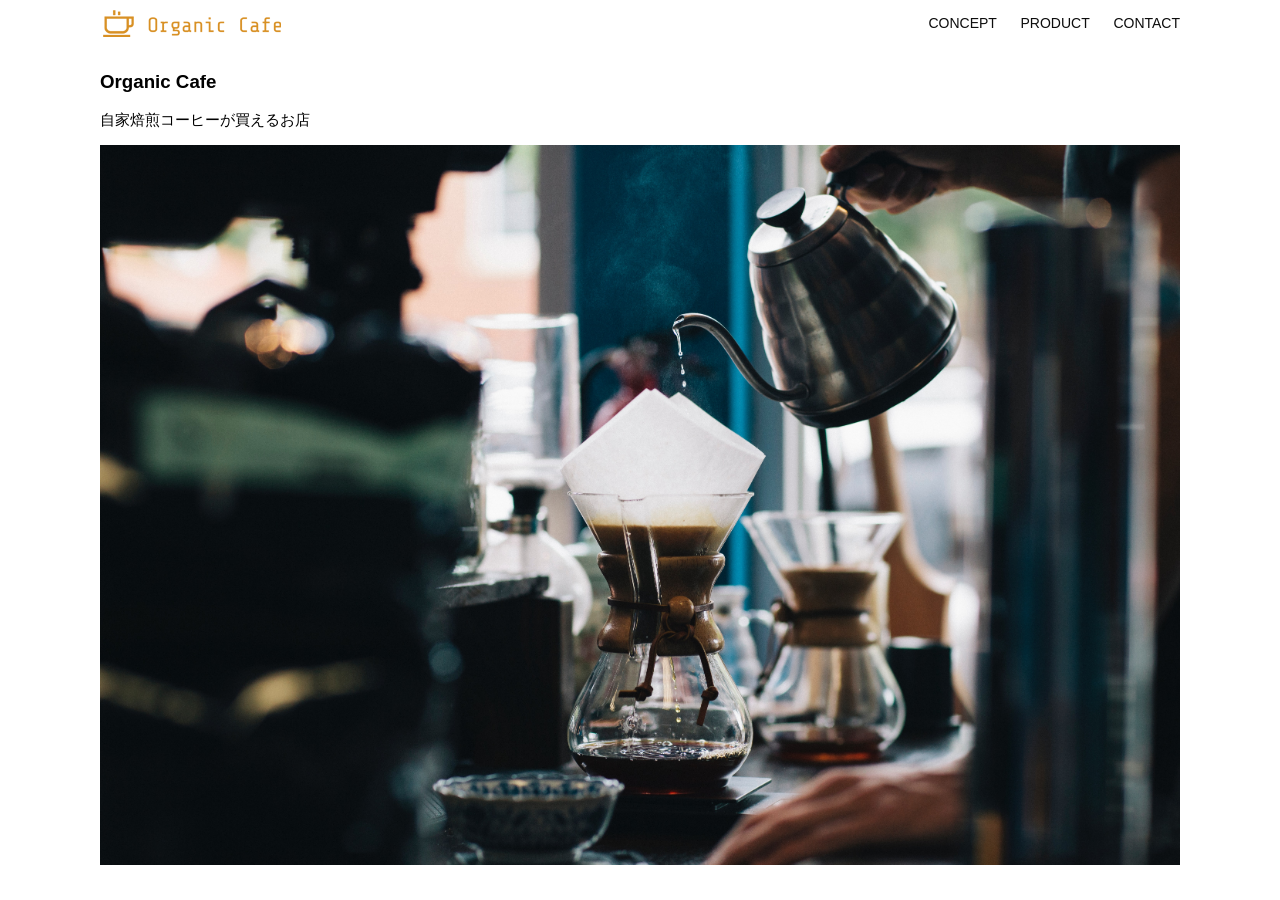
<file: html-css-kadai_013/index.html>
<!DOCTYPE html>
<html>
  <head>
    <title>Organic Cafe</title>
    <meta charset="UTF-8" />
    <meta name="description" content="自家焙煎のコーヒーがお家で楽しめるOrganic Cafe"/>
    <meta name="viewport" content="width=device-width, initial-scale=1.0" />
    <link rel="stylesheet" href="style.css" />
  </head>
  <body>
    <!-- ヘッダー -->
    <header>
      <!-- ロゴ -->
      <a href="index.html" id="logo"><img src="images/logo.png" alt="トップページに戻る"/></a>

      <!-- PC用ナビゲーション -->
      <nav id="nav-pc">
        <a href="index.html#concept">CONCEPT</a>
        <a href="index.html#product">PRODUCT</a>
        <a href="index.html#contact">CONTACT</a>
      </nav>

      <!-- スマートフォン向けハンバーガーメニュー -->
      <img id="menu-sp" src="images/button-menu.png" alt="ナビゲーションを開く" onclick="document.getElementById('nav-sp').style.display = 'block'">

      <!-- SP向けナビゲーション -->
      <nav id="nav-sp">
        <ul>
          <li>
            <img id="close" src="images/button-close.png" alt="ナビゲーションを閉じる" onclick="document.getElementById('nav-sp').style.display = 'none'">
          </li>
          <li>
            <a id="logo-sp" href="index.html" onclick="document.getElementById(nav-sp).style.display = 'none'">
              <img src="images/logo-sp.png" alt="トップページに戻る">
            </a>
          </li>
          <li>
            <a class="menu" href="index.html#concept" onclick="document.getElementById(nav-sp).style.display = 'none'">CONCEPT</a>
          </li>
          <li>
            <a class="menu" href="index.html#product" onclick="document.getElementById(nav-sp).style.display = 'none'">PRODUCT</a>
          </li>
          <li>
            <a class="menu" href="index.html#contact" onclick="document.getElementById(nav-sp).style.display = 'none'">CONTACT</a>
          </li>
        </ul>
      </nav>
    </header>

    <main>
      <article>
        <!-- メインビジュアル -->
        <section id="main-visual">
          <div id="main-message">
            <h1>Organic Cafe</h1>
            <p>自家焙煎コーヒーが買えるお店</p>
          </div>
          <img src="images/main-image.jpg" alt="コーヒーをハンドドリップで淹れる画像"/>
        </section>
      </article>
    </main>
  </body>
</html>
</file>
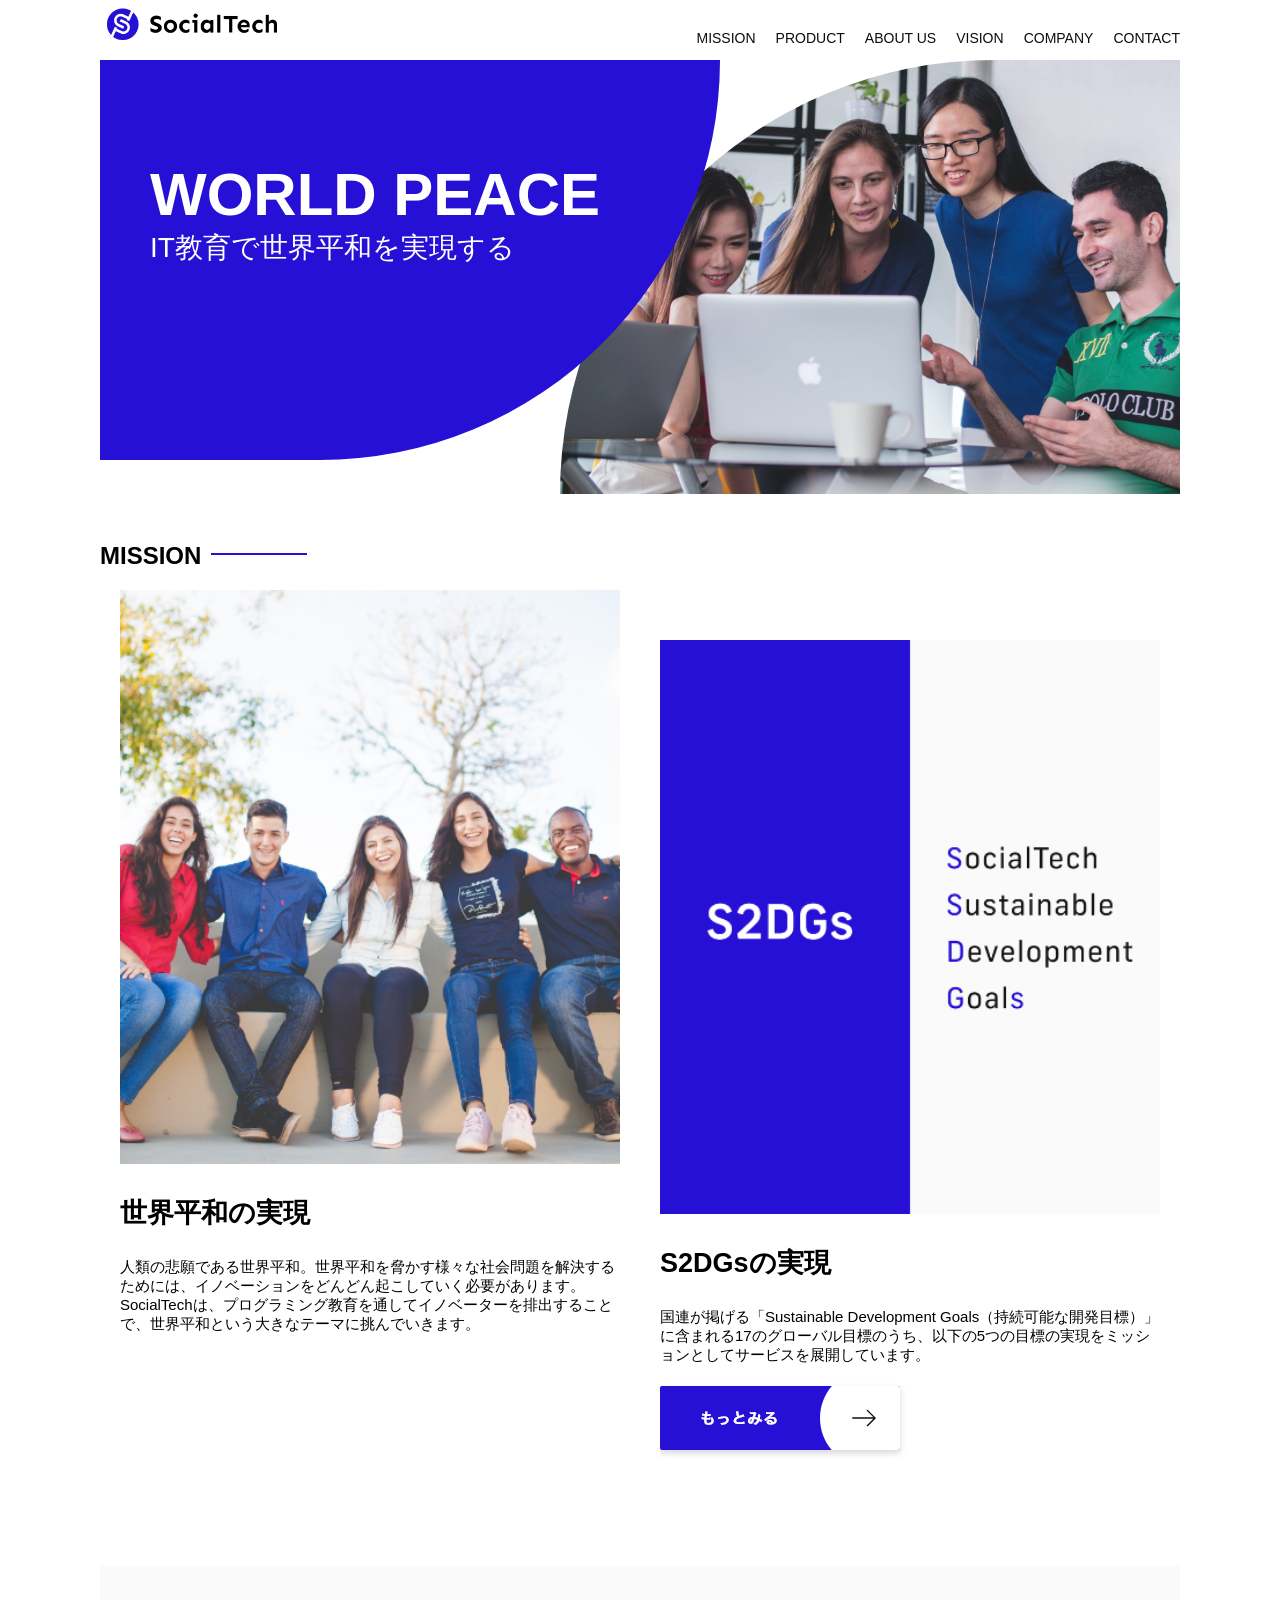
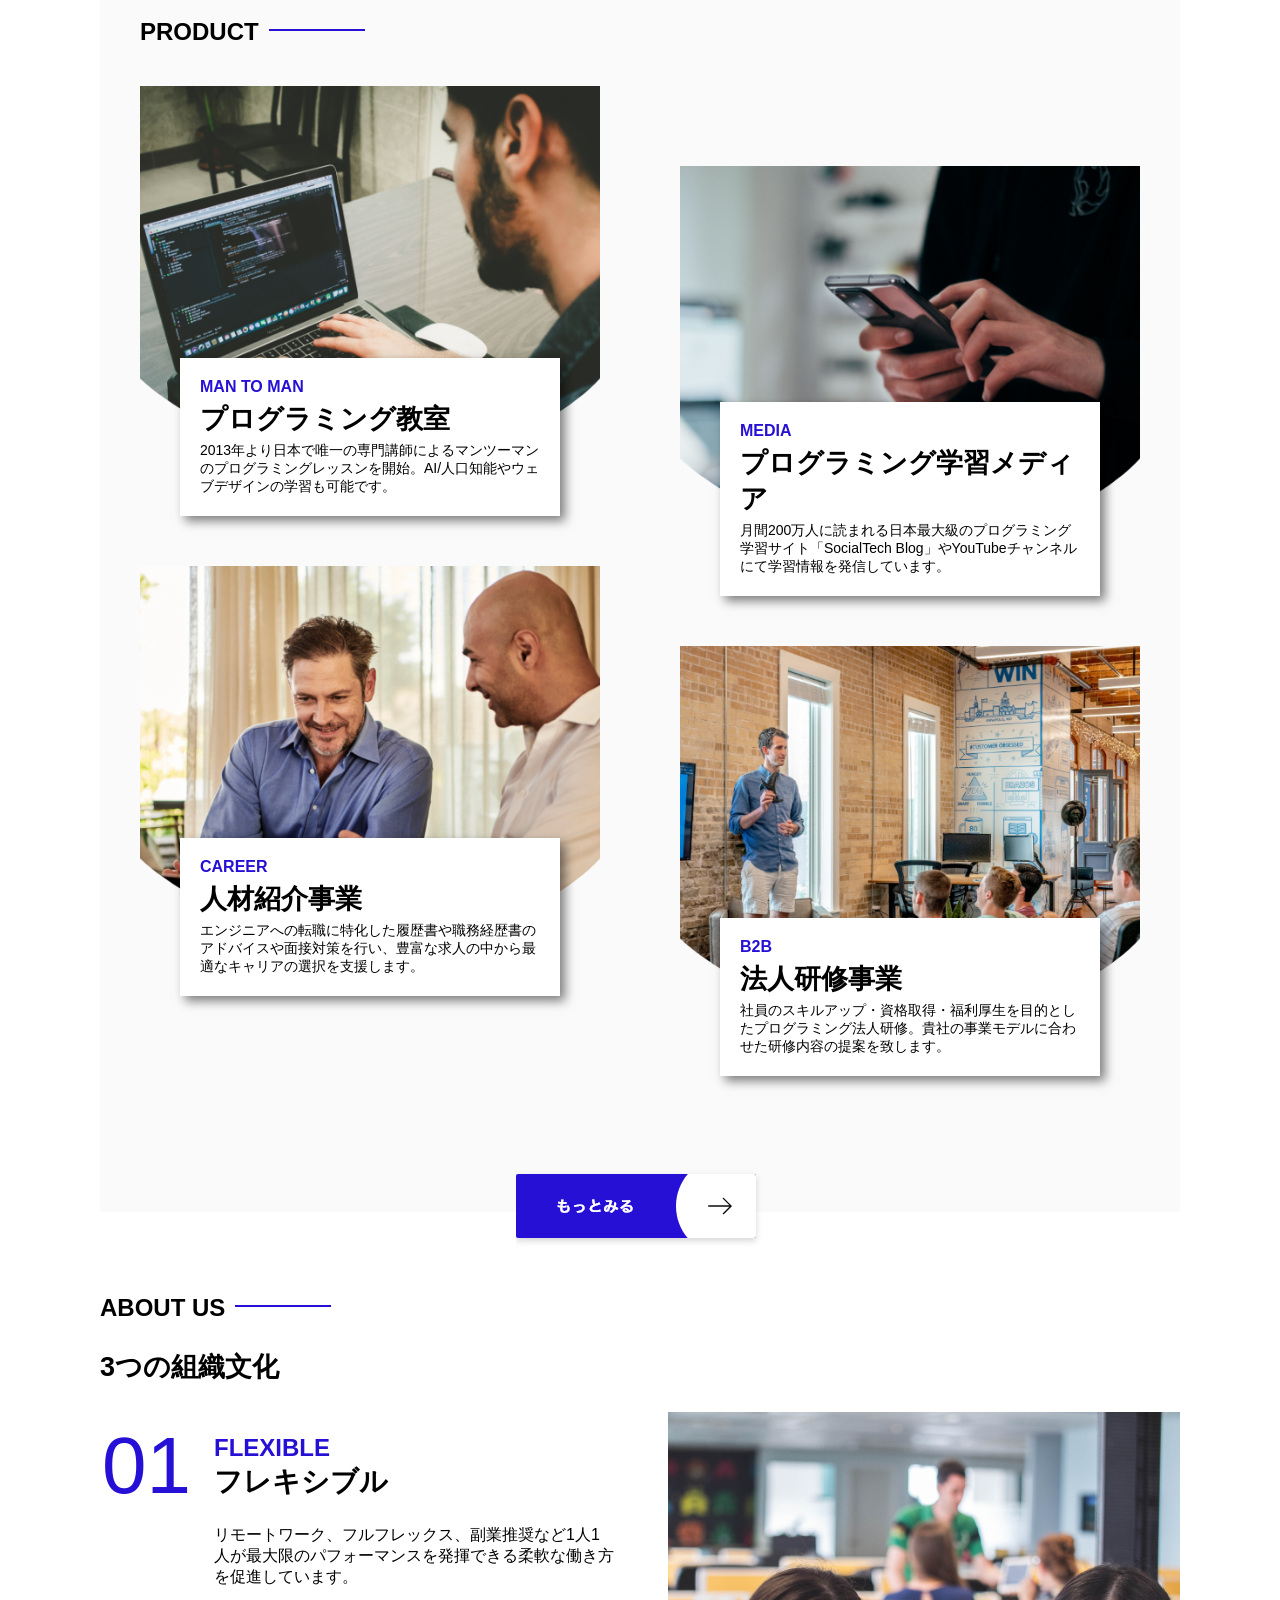
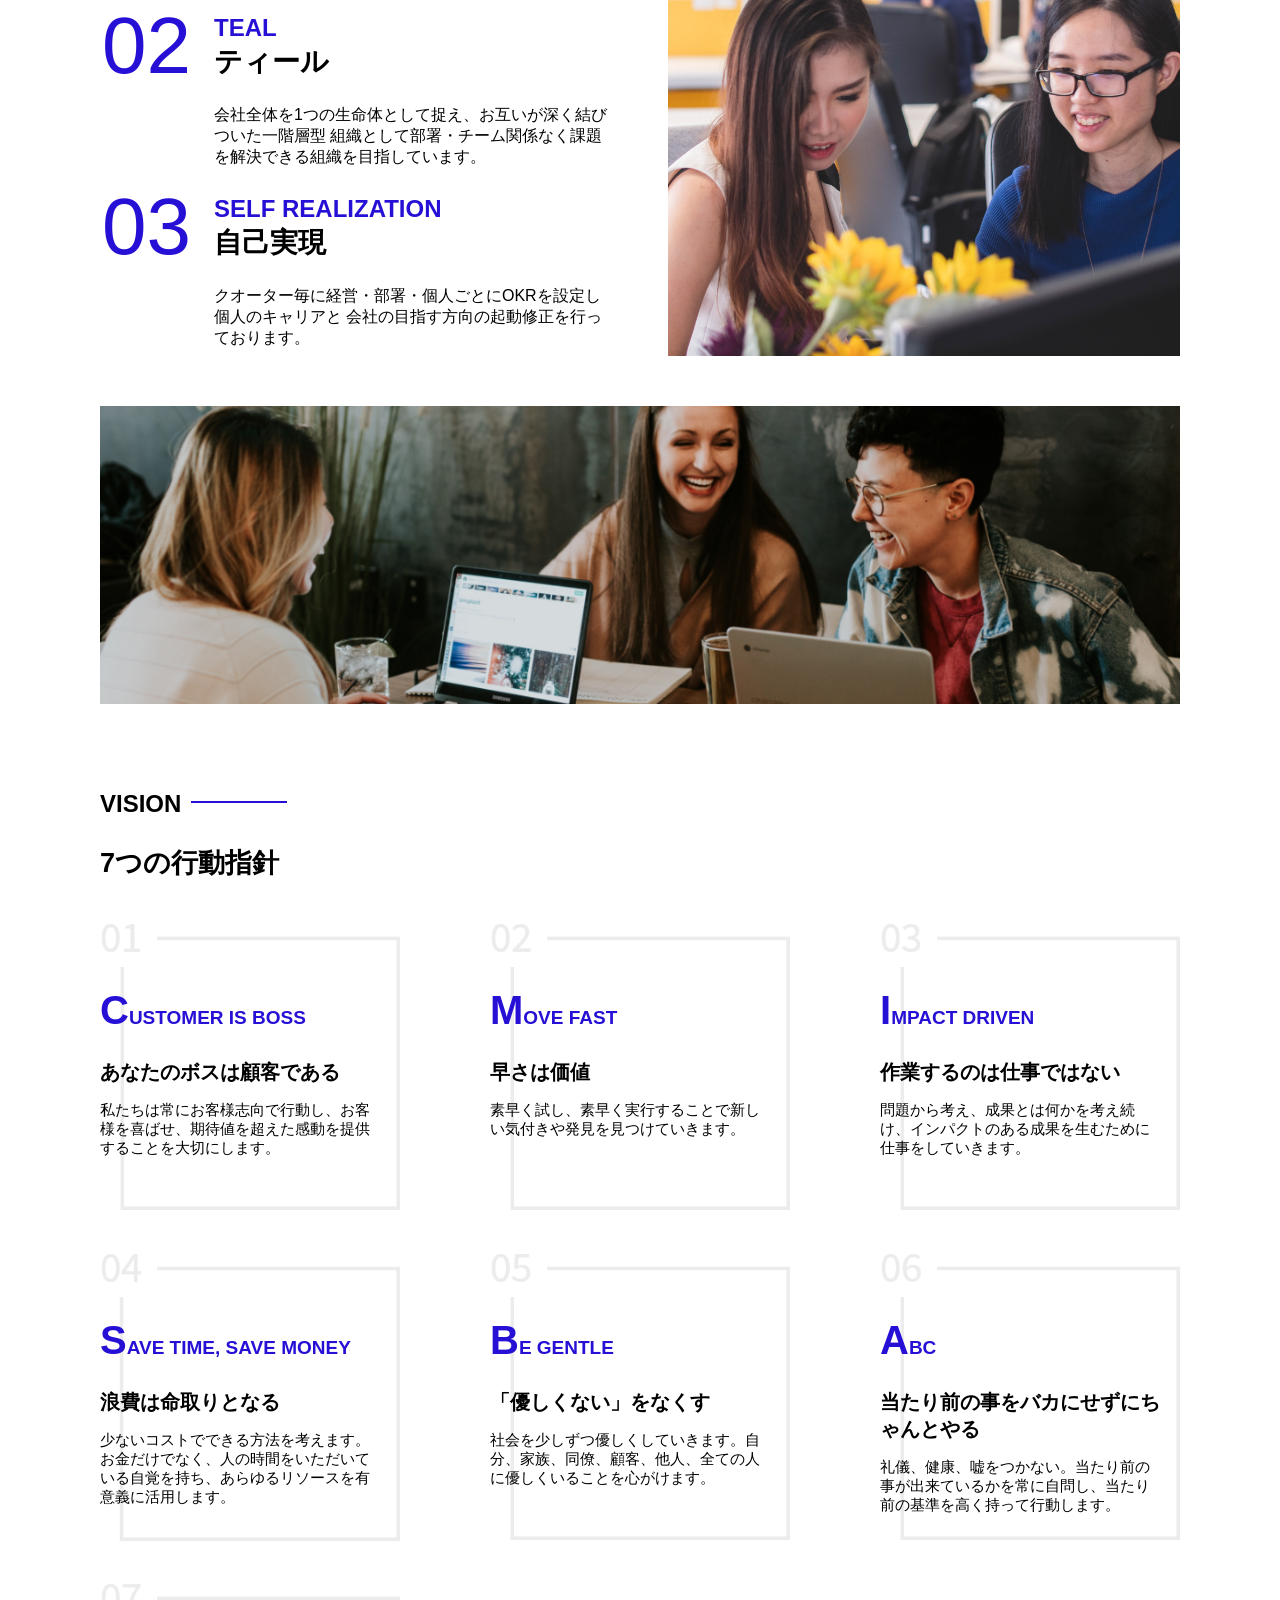
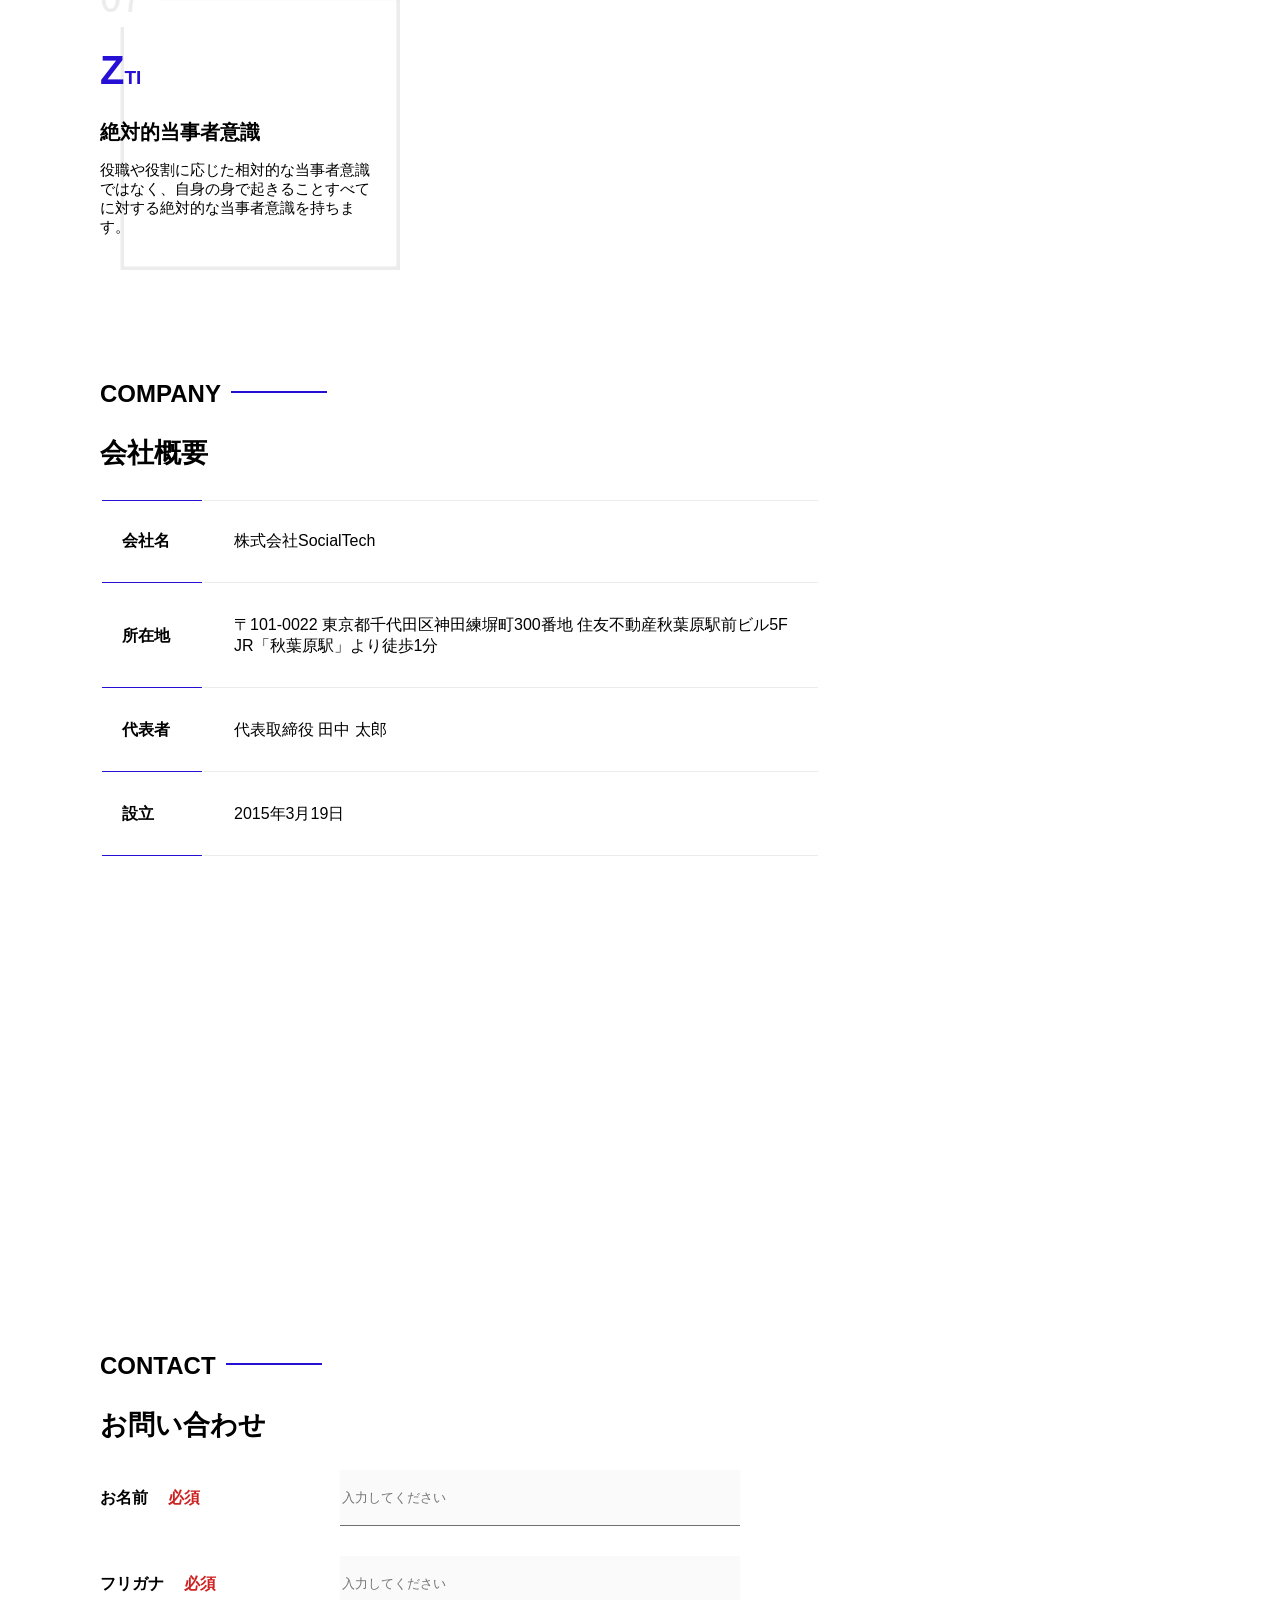
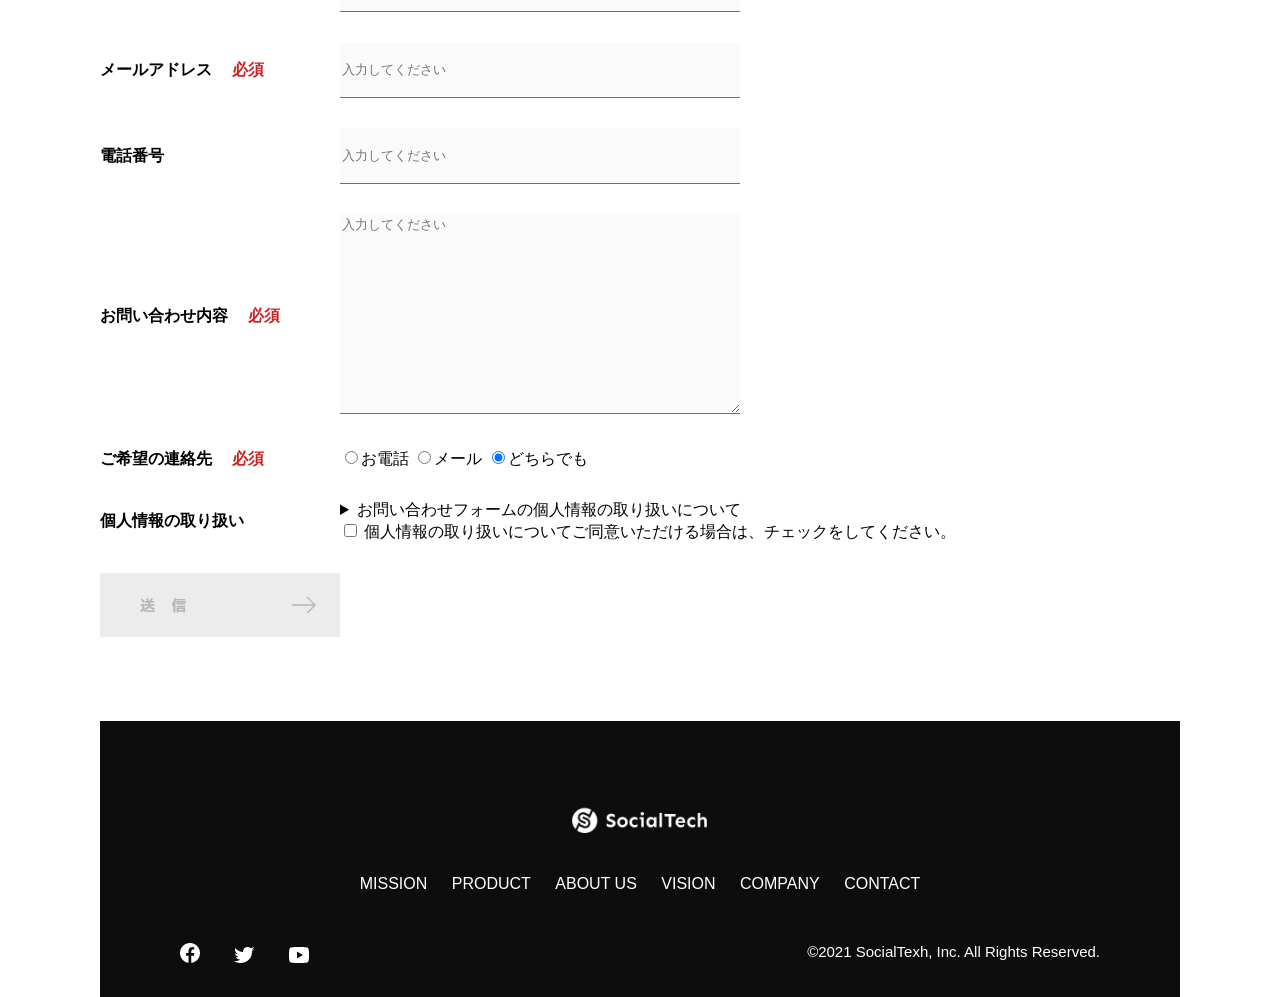
<file: kadai_tutorial_output/index.html>
<!DOCTYPE html>
<html>

<head>
  <title>Social Tech</title>
  <meta charset="UTF-8">
  <meta name="description" content="SocialTechはEdTech業界のリーディングカンパニーを目指します。">
  <meta name="viewport" content="width=device-width, initial-scale=1.0">
  <link rel="stylesheet" href="style.css">
</head>

<body>
  <!-- ヘッダー -->
  <header>
    <!-- ロゴ -->
    <a href="index.html" id="logo">
      <img src="images/logo.png" alt="トップページに戻る" </a>

      <!-- PC用ナビゲーション -->
      <nav id="nav-pc">
        <ul>
          <li><a href="mission.html">MISSION</a></li>
          <li><a href="product.html">PRODUCT</a></li>
          <li><a href="index.html#aboutus">ABOUT US</a></li>
          <li><a href="index.html#vision">VISION</a></li>
          <li><a href="index.html#company">COMPANY</a></li>
          <li><a href="index.html#contact">CONTACT</a></li>
        </ul>
      </nav>
        <!-- スマホ用メニューボタン -->
        <button id="menu-sp" onclick="document.getElementById('nav-sp').style.display = 'block'">
          <img src="images/button-menu.png" alt="ナビゲーションを開く">
        </button>
        <!-- スマホ用ナビゲーション -->
        <div id="nav-sp">
          <button id="close" onclick="document.getElementById('nav-sp').style.display = 'none'">
            <img src="images/button-close.png" alt="ナビゲーションを閉じる">
          </button>

          <nav>
            <ul>
              <li>
                <a id="logo-sp" href="index.html" onclick="document.getElementById('nav-sp').style.display = 'none'"><img src="images/logo-sp.png" alt="トップページに戻る"></a>
              </li>
              <li><a class="menu" href="mission.html" onclick="document.getElementById('nav-sp').style.display = 'none'">MISSION</a></li>
              <li><a class="menu" href="product.html" onclick="document.getElementById('nav-sp').style.display = 'none'">PRODUCT</a></li>
              <li><a class="menu" href="index.html#aboutus" onclick="document.getElementById('nav-sp').style.display = 'none'">ABOUT US</a></li>
              <li><a class="menu" href="index.html#vision" onclick="document.getElementById('nav-sp').style.display = 'none'">VISION</a></li>
              <li><a class="menu" href="index.html#company" onclick="document.getElementById('nav-sp').style.display = 'none'">COMPANY</a></li>
              <li><a class="menu" href="index.html#contact" onclick="document.getElementById('nav-sp').style.display = 'none'">CONTACT</a></li>
            </ul>
          </nav>
          <div id="sns">
            <a href="https://www.facebook.com/sejuku2013">
              <img src="images/button-facebook.png" alt="Facebookのリンク">
            </a>
            <a href="https://twitter.com/samuraijuku">
              <img src="images/button-twitter.png" alt="Twitterのリンク">
            </a>
            <a href="https://www.youtube.com/channel/UCCFOQO5aDK0xXam4cUQXT8g">
              <img src="images/button-youtube.png" alt="Youtubeのリンク">
            </a>
          </div>
        </div>
  </header>
  <main>
    <article>
      <!-- メインビジュアル -->
      <section id="main-visual">
        <div id="main-message">
          <h1>WORLD PEACE</h1>
          <p>IT教育で世界平和を実現する</p>
        </div>
        <img src="images/index/index-main.png" alt="PCの周りに集まる多国籍の仲間たち">
      </section>
      <!-- ミッション -->
      <section id="mission">
        <h2 class="index-h2">MISSION</h2>
        <div id="mission-flex">
          <div>
            <img id="mission-photo" src="images/index/index-mission.png" alt="屋外のベンチで写真を撮影する多国籍の仲間たち">
            <h3>世界平和の実現</h3>
            <p>
              人類の悲願である世界平和。世界平和を脅かす様々な社会問題を解決するためには、イノベーションをどんどん起こしていく必要があります。SocialTechは、プログラミング教育を通してイノベーターを排出することで、世界平和という大きなテーマに挑んでいきます。
            </p>
          </div>
          <div>
            <img id="s2dgs" src="images/index/s2dgs.png" alt="S2DGs">
            <h3>S2DGsの実現</h3>
            <p>国連が掲げる「Sustainable Development Goals（持続可能な開発目標）」に含まれる17のグローバル目標のうち、以下の5つの目標の実現をミッションとしてサービスを展開しています。</p>
            <a href="mission.html">
              <img src="images/button-more.png" alt="もっとみる">
            </a>
          </div>
        </div>
      </section>
      <!-- プロダクト -->
      <section id="product">
        <h2 class="index-h2">PRODUCT</h2>
        <div class="product-flex">
          <div id="product-left">
            <div>
              <img class="product-photo" src="images/index/index-mantoman.png" alt="PCでコードを書く男性">
              <div class="product-explain">
                <span>MAN TO MAN</span>
                <h3>プログラミング教室</h3>
                <p>2013年より日本で唯一の専門講師によるマンツーマンのプログラミングレッスンを開始。AI/人口知能やウェブデザインの学習も可能です。</p>
              </div>
            </div>
            <div>
              <img class="product-photo" src="images/index/index-career.png" alt="笑顔で話し合う2人の男性">
              <div class="product-explain">
                <span>CAREER</span>
                <h3>人材紹介事業</h3>
                <p>エンジニアへの転職に特化した履歴書や職務経歴書のアドバイスや面接対策を行い、豊富な求人の中から最適なキャリアの選択を支援します。</p>
              </div>
            </div>
          </div>
          <div id="product-right">
            <div>
              <img class="product-photo" src="images/index/index-media.png" alt="スマートフォンを操作する人">
              <div class="product-explain">
                <span>MEDIA</span>
                <h3>プログラミング学習メディア</h3>
                <p>月間200万人に読まれる日本最大級のプログラミング学習サイト「SocialTech Blog」やYouTubeチャンネルにて学習情報を発信しています。</p>
              </div>
            </div>
            <div>
              <img class="product-photo" src="images/index/index-b2b.png" alt="講演中の男性とそれを聴く人々">
              <div class="product-explain">
                <span>B2B</span>
                <h3>法人研修事業</h3>
                <p>社員のスキルアップ・資格取得・福利厚生を目的としたプログラミング法人研修。貴社の事業モデルに合わせた研修内容の提案を致します。</p>
              </div>
            </div>
          </div>
        </div>
        <div id="product-more">
          <a href="product.html">
            <img src="images/button-more.png" alt="もっとみる">
          </a>
        </div>
      </section>
      <!-- ABOUT US -->
      <section id="aboutus">
        <h2 class="index-h2">ABOUT US</h2>
        <h3>3つの組織文化</h3>
        <div>
          <table class="culture-table">
            <tr>
              <td class="culture-num">01</td>
              <th><span class="culture-en">FLEXIBLE</span><br>フレキシブル</th>
            </tr>
            <tr>
              <td>
                <!-- 空のセル -->
              </td>
              <td class="culture-description">リモートワーク、フルフレックス、副業推奨など1人1人が最大限のパフォーマンスを発揮できる柔軟な働き方を促進しています。</td>
            </tr>
            <tr>
              <td class="culture-num">02</td>
              <th><span class="culture-en">TEAL</span><br>ティール</th> </th>
            </tr>
            <tr>
              <td>
                <!-- 空のセル -->
              </td>
              <td class="culture-description">会社全体を1つの生命体として捉え、お互いが深く結びついた一階層型 組織として部署・チーム関係なく課題を解決できる組織を目指しています。</td>
            </tr>
            <tr>
              <td class="culture-num">03</td>
              <th><span class="culture-en">SELF REALIZATION</span><br>自己実現</th>
            </tr>
            <tr>
              <td>
                <!-- 空のセル -->
              </td>
              <td class="culture-description">クオーター毎に経営・部署・個人ごとにOKRを設定し個人のキャリアと 会社の目指す方向の起動修正を行っております。</td>
            </tr>
          </table>
          <img class="culture-img" src="images/index/index-aboutus1.png" alt="笑顔で話し合う2人の女性">
        </div>
        <img class="culture-img2" src="images/index/index-aboutus2.png" alt="笑顔で話し合う3人の女性">
      </section>
      <!-- VISION -->
       <section id="vision">
        <h2 class="index-h2">VISION</h2>
        <h3>7つの行動指針</h3>
        <div>
          <div class="vision-box">
            <img src="images/index/vision-01.png" alt="01">
            <div>
              <h4>CUSTOMER IS BOSS</h4>
              <h5>あなたのボスは顧客である</h5>
              <p>私たちは常にお客様志向で行動し、お客様を喜ばせ、期待値を超えた感動を提供することを大切にします。</p>
            </div>
          </div>
          <div class="vision-box">
            <img src="images/index/vision-02.png" alt="02">
            <div>
              <h4>MOVE FAST</h4>
              <h5>早さは価値</h5>
              <p>素早く試し、素早く実行することで新しい気付きや発見を見つけていきます。</p>
            </div>
          </div>
          <div class="vision-box">          
            <img src="images/index/vision-03.png" alt="03">
            <div>
              <h4>IMPACT DRIVEN</h4>
              <h5>作業するのは仕事ではない</h5>
              <p>問題から考え、成果とは何かを考え続け、インパクトのある成果を生むために仕事をしていきます。</p>
            </div>
          </div>
          <div class="vision-box">
            <img src="images/index/vision-04.png" alt="04">
            <div>
              <h4>SAVE TIME, SAVE MONEY</h4>
              <h5>浪費は命取りとなる</h5>
              <p>少ないコストでできる方法を考えます。お金だけでなく、人の時間をいただいている自覚を持ち、あらゆるリソースを有意義に活用します。</p>
            </div>
          </div>
          <div class="vision-box">
            <img src="images/index/vision-05.png" alt="05">
            <div>
              <h4>BE GENTLE</h4>
              <h5>「優しくない」をなくす</h5>
              <p>社会を少しずつ優しくしていきます。自分、家族、同僚、顧客、他人、全ての人に優しくいることを心がけます。</p>
            </div>
          </div>
          <div class="vision-box">
            <img src="images/index/vision-06.png" alt="06">
            <div>
              <h4>ABC</h4>
              <h5>当たり前の事をバカにせずにちゃんとやる</h5>
              <p>礼儀、健康、嘘をつかない。当たり前の事が出来ているかを常に自問し、当たり前の基準を高く持って行動します。</p>
            </div>
          </div>
          <div class="vision-box">
            <img src="images/index/vision-07.png" alt="07">
            <div>
              <h4>ZTI</h4>
              <h5>絶対的当事者意識</h5>
              <p>役職や役割に応じた相対的な当事者意識ではなく、自身の身で起きることすべてに対する絶対的な当事者意識を持ちます。</p>
            </div>
          </div>
        </div>
       </section>
       <!-- COMPANY -->
       <section id="company">
        <h2 class="index-h2">COMPANY</h2>
        <h3>会社概要</h3>
        <table id="company-table">
          <tr>
            <th class="tableheader tableheader-first">会社名</th>
            <td class="cell cell-first" >株式会社SocialTech</td>
          </tr>
          <tr>
            <th class="tableheader">所在地</th>
            <td class="cell">〒101-0022 東京都千代田区神田練塀町300番地 住友不動産秋葉原駅前ビル5F<br>JR「秋葉原駅」より徒歩1分</td>
          </tr>
          <tr>
            <th class="tableheader">代表者</th>
            <td class="cell">代表取締役 田中 太郎</td>
          </tr>
          <tr>
            <th class="tableheader">設立</th>
            <td class="cell">2015年3月19日</td>
          </tr>
        </table>
        <iframe src="https://www.google.com/maps/embed?pb=!1m18!1m12!1m3!1d3240.0688540195165!2d139.7746526!3d35.6999232!2m3!1f0!2f0!3f0!3m2!1i1024!2i768!4f13.1!3m3!1m2!1s0x60188fee13660e23%3A0x77137876edf742ac!2z5L2P5Y-L5LiN5YuV55Sj56eL6JGJ5Y6f6aeF5YmN44OT44Or!5e0!3m2!1sja!2sjp!4v1772354293354!5m2!1sja!2sjp" style="border:0;" allowfullscreen="" loading="lazy" referrerpolicy="no-referrer-when-downgrade"></iframe>
       </section>
       <!-- お問い合わせフォーム -->
       <section id="contact">
          <h2 class="index-h2">CONTACT</h2>
          <h3>お問い合わせ</h3>
          <form>
            <div>
              <div class="contact-heading">
                <label class="contact-label">お名前<span class="contact-span">必須</span></label>
              </div>
              <div>
                <input type="text" name="name" placeholder="入力してください" class="contact-textbox">
              </div>
            </div>
            <div>
              <div class="contact-heading">
                <div class="contact-label">フリガナ<span class="contact-span">必須</span></div>
              </div>
              <div>
                <input type="text" name="hurigana" placeholder="入力してください" class="contact-textbox">
              </div>
            </div>
            <div>
              <div class="contact-heading">
                <label class="contact-label">メールアドレス<span class="contact-span">必須</span></label>
              </div>
              <div>
                <input type="text" name="email" placeholder="入力してください" class="contact-textbox">
              </div>
            </div>
            <div>
              <div class="contact-heading">
                <label class="contact-label">電話番号</label>
              </div>
              <div>
                <input type="text" name="tel" placeholder="入力してください" class="contact-textbox">
              </div>
            </div>
            <div>
              <div class="contact-heading">
                <label class="contact-label">お問い合わせ内容<span class="contact-span">必須</span></label>
              </div>
              <div>
                <textarea class="contact-textarea" placeholder="入力してください" name="message"></textarea>
              </div>
            </div>
            <div>
              <div class="contact-heading">
                <label class="contact-label">ご希望の連絡先<span class="contact-span">必須</span></label>
              </div>
              <div>
                <input class="radiobutton" type="radio" value="tel" name="contact" checked><label>お電話</label>
                <input class="radiobutton" type="radio" value="mail" name="contact" checked><label>メール</label>
                <input class="radiobutton" type="radio" value="both" name="contact" checked><label>どちらでも</label>
              </div>
            </div>
              <div>
                <div class="contact-heading">
                  <label class="contact-label">個人情報の取り扱い</label>
                </div>
                <div>
                  <details>
                    <summary>お問い合わせフォームの個人情報の取り扱いについて</summary>
                    <div>
                      <dl>
                        <dt>1. 組織の名称又は氏名</dt>
                        <dd>株式会社SocialTech</dd>
                        <dt>2. 個人情報保護管理者（若しくはその代理人）の氏名又は職名、所属及び連絡先</dt>
                        <dd>
                          <p>鈴木 一郎 コーポレート部</p>
                          <p>メールアドレス：samurai@example.com</p>
                          <p>TEL：03-1234-5678</p>
                        </dd>
                        <dt>3. 個人情報の利用目的</dt>
                        <dd>
                          <ul>
                            <li>本サービス及び本サービスに関連する情報の提供又はそれらに関連する連絡のため</li>
                            <li>ユーザーの本人確認のため</li>
                            <li>当社サービスのご案内のため</li>
                            <li>当社の商品等の広告または宣伝（電子メールによるものを含むものとします。）</li>
                          </ul>
                        </dd>
                        <dt>4. 個人情報の取り扱い業務の委託</dt>
                        <dd>個人情報の取扱業務の全部または一部を外部に業務委託する場合があります。その際、弊社は、個人情報を適切にほごできる管理体制を敷き実行していることを条件として委託先を厳選したうえで、機密保持契約を委託先と締結し、お客様の個人情報を厳密に管理させます。</dd>
                        <dt>5. 個人情報の開示等の請求</dt>
                        <dd>
                          お客様は、弊社に対してご自身の個人情報の開示等（利用目的の通知、開示、内容の訂正・追加・削除・利用の停止または消去、第三者への提供の停止）に関して、当社問合わせ窓口に申し出ることができます。<br>
                          その際、弊社はお客様ご本人を確認させていただいたうえで、合理的な期間内にたい魚いたします。<br>
                          なお、個人情報に関する弊社問合わせ先は、次の通りです。
                        </dd>
                        <dd>
                          <p>株式会社SocialTech 個人情報問合わせ窓口</p>
                          <p>〒150-0043 東京都千代田区神田練塀町300番地 住友不動産秋葉原駅前ビル5F</p>
                          <p>メールアドレス：samurai@example.com TEL：03-1234-5678</p>
                        </dd>

                        <dt>6. 個人情報を提供されることの任意性について</dt>
                        <dd>お客様がご自身の個人情報を弊社に提供されるか否かは、お客様のご判断によりますが、もしご提供されない場合には、適切なサービスが提供できない場合がありますので予めご了承ください。</dd>
                      </dl>
                    </div>
                  </details>
                  <input type="checkbox" name="agree">
                  <span>個人情報の取り扱いについてご同意いただける場合は、チェックをしてください。</span>
                </div>
              </div>
                <input type="image" src="images/button-submit.png" alt="送信する"> 
          </form>
       </section>
    </article>
  </main>

    <footer>
      <div id="footer-logo">
        <img src="images/logo-sp.png" alt="SocialTech">
      </div>
      <div id="footer-link">
        <a href="mission.html">MISSION</a>
        <a href="product.html">PRODUCT</a>
        <a href="index.html#aboutus">ABOUT US</a>
        <a href="index.html#vision">VISION</a>
        <a href="index.html#company">COMPANY</a>
        <a href="index.html#contact">CONTACT</a>
      </div>
      <div id="sns-footer">
        <div class="sns-btns">
          <a href="https://www.facebook.com/sejuku2013"><img src="images/button-facebook.png" alt="Facebookのリンク"></a> 
          <a href="https://twitter.com/samuraijuku"><img src="images/button-twitter.png" alt="Twitterのリンク"></a> 
          <a href="https://www.youtube.com/channel/UCCFOQO5aDK0xXam4cUQXT8g"><img src="images/button-youtube.png" alt="Youtubeのリンク"></a> 
        </div>
        <p id="copyright">&copy;2021 SocialTexh, Inc. All Rights Reserved.</p>
      </div>
    </footer>
</body>

</html>
</file>
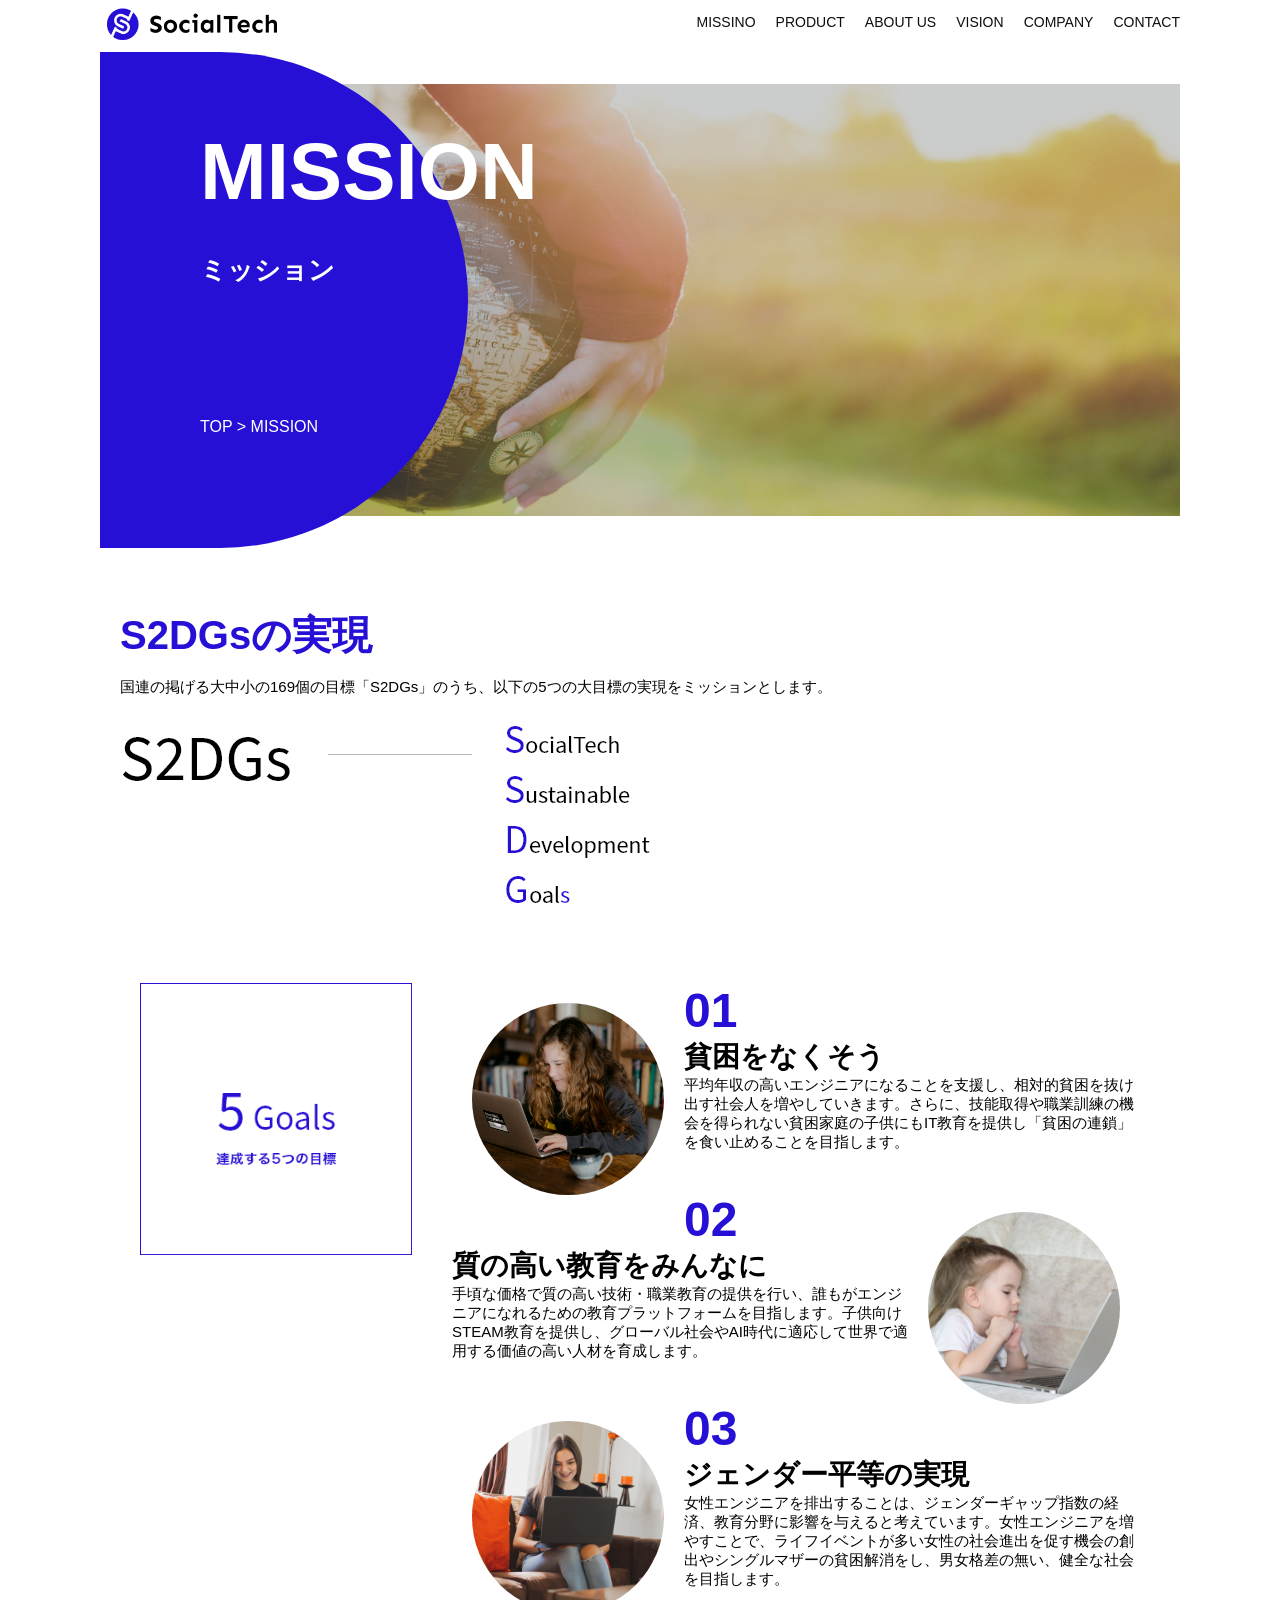
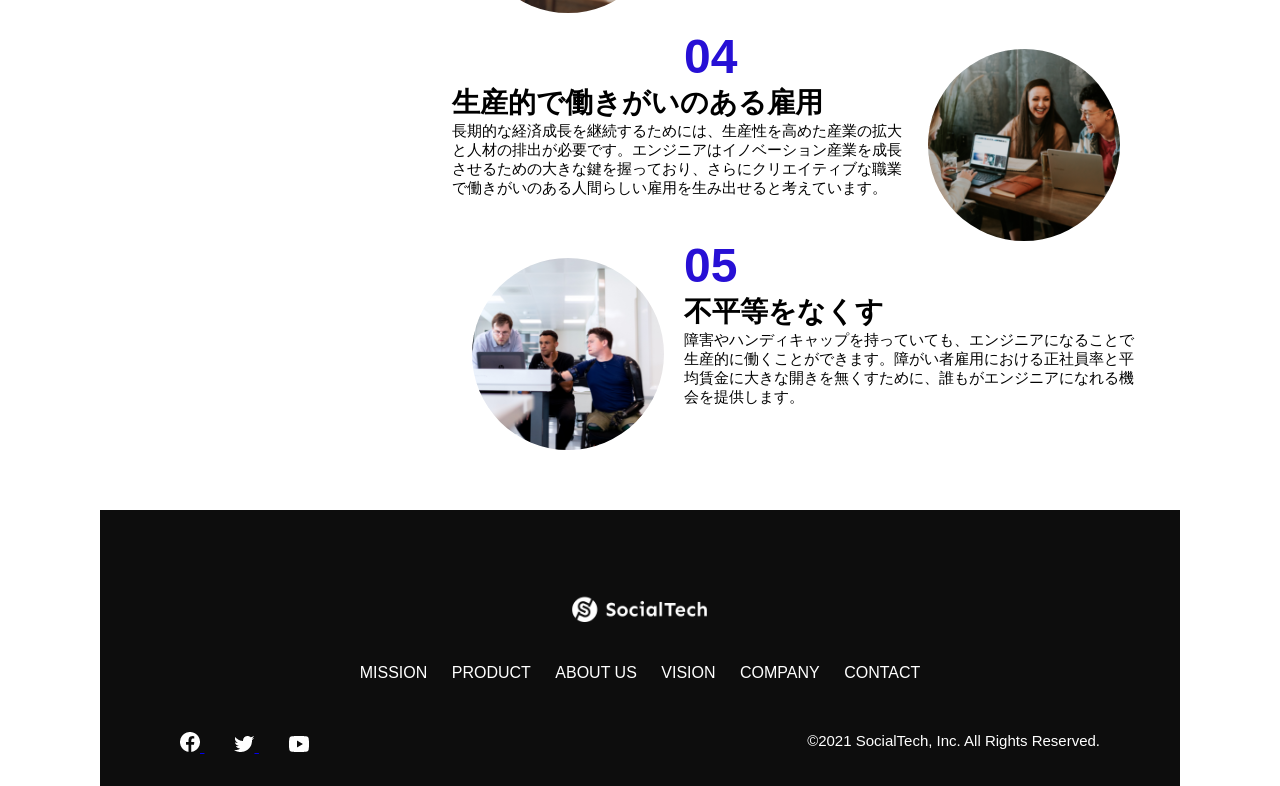
<file: kadai_tutorial_output/mission.html>
<!DOCTYPE html>
<html>
  <head>
    <title>SocialTech - MISSION ミッション -</title>
    <meta charset="utf-8">
    <meta name="description" content="SocialTechが目指す5つの目標（S2DGs）を紹介します">
    <meta name="viewport" content="width=device-width, initial-scale=1.0">
    <link rel="stylesheet" href="style.css">
  </head>

  <body>
    <!-- ヘッダー -->
    <header>
      <!-- ロゴ -->
      <a href="index.html" id="logo">
        <img src="images/logo.png" alt="トップページに戻る">
      </a>

      <!-- PC用ナビゲーション -->
      <nav id="nav-pc">
        <ul>
          <li><a href="mission.html">MISSINO</a></li>
          <li><a href="product.html">PRODUCT</a></li>
          <li><a href="index.html#aboutus">ABOUT US</a></li>
          <li><a href="index.html#vision">VISION</a></li>
          <li><a href="index.html#company">COMPANY</a></li>
          <li><a href="index.html#contact">CONTACT</a></li>
        </ul>
      </nav>

      <!-- スマホ用メニューボタン -->
      <button id="menu-sp" onclick="document.getElementById('nav-sp').style.display = 'block'">
        <img src="images/button-menu.png" alt="ナビゲーションを開く">
      </button>

      <!-- スマホ用ナビゲーション -->
      <div id="nav-sp">
        <button id="close" onclick="document.getElementById('nav-sp'),style.display = 'none'">
          <img src="images/button-close.png" alt="ナビゲーションを閉じる">
        </button>
        <nav>
          <ul>
            <li>
              <a id="logo-sp" href="index.html" onclick="document.getElementById('nav-sp').style.display = 'none'">
                <img src="images/logo-sp.png" alt="トップページに戻る">
              </a>
            </li>
            <li>
              <a class="menu" href="mission.html" onclick="document.getElementById('nav-sp').style.display='none'">MISSION</a>
            </li>
            <li>
              <a class="menu" href="product.html" onclick="document.getElementById('nav-sp').style.display='none'">PRODUCT</a>
            </li>
            <li>
              <a class="menu" href="index.html#aboutus" onclick="document.getElementById('nav-sp').style.display='none'">ABOUT US</a>
            </li>
            <li>
              <a class="menu" href="index.html#vision" onclick="document.getElementById('nav-sp').style.display='none'">VISION</a>
            </li>
            <li>
              <a class="menu" href="index.html#company" onclick="document.getElementById('nav-sp').style.display='none'">COMPANY</a>
            </li>
            <li>
              <a class="menu" href="index.html#contact" onclick="document.getElementById('nav-sp').style.display='none'">CONTACT</a>
            </li>
          </ul>
        </nav>
        <div id="sns">
          <a href="https://www.facebook.com/sejuku2013">
            <img src="images/button-facebook.png" alt="Facebookのリンク">
          </a>
          <a href="https://twitter.com/samuraijuku">
            <img src="images/button-twitter.png" alt="Twitterのリンク">
          </a>
          <a href="https://www.youtube.com/channel/UCCFOQO5aDK0xXam4cUQXT8g">
            <img src="images/button-youtube.png" alt="Youtubeのリンク">
          </a>
        </div>
      </div>
    </header>

    <main>
      <article>
        <section id="mission-main">
          <div class="mission-main-inner">
            <div id="mission-title">
              <h1>MISSION<br><span>ミッション</span></h1>
              <p>TOP > MISSION</p>
            </div>
          </div>
        </section>
        
        <section id="mission-s2dgs">
          <h2 class="mission-h2">S2DGsの実現</h2>
          <p>国連の掲げる大中小の169個の目標「S2DGs」のうち、以下の5つの大目標の実現をミッションとします。</p>
          <img src="images/mission/mission-s2dgs.png" alt="S2DGs">
        </section>
        
        <section id="mission-five-goals">
          <div class="five-goals-image">
            <img src="images/mission/mission-5goals.png" alt="5Goals">
          </div>
          <div class="five-goals-read">
            <div>
              <img class="fivegoals-image-left" src="images/mission/mission-5goals01.png" alt="PCを操作する女の子">
              <span class="fivegoals-number">01</span>
              <h3 class="fivegoals-h3">貧困をなくそう</h3>
              <p class="fivegoals-p">平均年収の高いエンジニアになることを支援し、相対的貧困を抜け出す社会人を増やしていきます。さらに、技能取得や職業訓練の機会を得られない貧困家庭の子供にもIT教育を提供し「貧困の連鎖」を食い止めることを目指します。</p>
            </div>
            <div>
              <img class="fivegoals-image-right" src="images/mission/mission-5goals02.png" alt="PCを見つめる小さい女の子">
              <span class="fivegoals-number">02</span>
              <h3 class="fivegoals-h3">質の高い教育をみんなに</h3>
              <p class="fivegoals-p">手頃な価格で質の高い技術・職業教育の提供を行い、誰もがエンジニアになれるための教育プラットフォームを目指します。子供向けSTEAM教育を提供し、グローバル社会やAI時代に適応して世界で適用する価値の高い人材を育成します。</p>
            </div>
            <div>
              <img class="fivegoals-image-left" src="images/mission/mission-5goals03.png" alt="PCを操作する女性">
              <span class="fivegoals-number">03</span>
              <h3 class="fivegoals-h3">ジェンダー平等の実現</h3>
              <p class="fivegoals-p">女性エンジニアを排出することは、ジェンダーギャップ指数の経済、教育分野に影響を与えると考えています。女性エンジニアを増やすことで、ライフイベントが多い女性の社会進出を促す機会の創出やシングルマザーの貧困解消をし、男女格差の無い、健全な社会を目指します。</p>
            </div>
            <div>
              <img class="fivegoals-image-right" src="images/mission/mission-5goals04.png" alt="笑顔で話し合う3人の男女">
              <span class="fivegoals-number">04</span>
              <h3 class="fivegoals-h3">生産的で働きがいのある雇用</h3>
              <p class="fivegoals-p">長期的な経済成長を継続するためには、生産性を高めた産業の拡大と人材の排出が必要です。エンジニアはイノベーション産業を成長させるための大きな鍵を握っており、さらにクリエイティブな職業で働きがいのある人間らしい雇用を生み出せると考えています。</p>
            </div>
            <div>
              <img class="fivegoals-image-left" src="images/mission/mission-5goals05.png" alt="障害を持つ男性が生き生きと働く様子">
              <span class="fivegoals-number">05</span>
              <h3 class="fivegoals-h3">不平等をなくす</h3>
              <p class="fivegoals-p">障害やハンディキャップを持っていても、エンジニアになることで生産的に働くことができます。障がい者雇用における正社員率と平均賃金に大きな開きを無くすために、誰もがエンジニアになれる機会を提供します。</p>
            </div>
          </div>
        </section>
      </article>
    </main>

    <footer>
      <div id="footer-logo">
        <img src="images/logo-sp.png" alt="SocialTech">
      </div>
      <div id="footer-link">
        <a href="mission.html">MISSION</a>
        <a href="product.html">PRODUCT</a>
        <a href="index.html#aboutus">ABOUT US</a>    
        <a href="index.html#vision">VISION</a>    
        <a href="index.html#company">COMPANY</a>    
        <a href="index.html#contact">CONTACT</a>    
      </div>
      <div id="sns-footer">
        <div class="sns-btns">
          <a href="https://www.facebook.com/sejuku2013">
            <img src="images/button-facebook.png" alt="Facebookのリンク">
          </a>
          <a href="https://twitter.com/samuraijuku">
            <img src="images/button-twitter.png" alt="Twitterのリンク">
          </a>
          <a href="https://www.youtube.com/channel/UCCFOQO5aDK0xXam4cUQXT8g">
            <img src="images/button-youtube.png" alt="Youtubeのリンク">
          </a>
        </div>
        <p id="copyright">&copy;2021 SocialTech, Inc. All Rights Reserved.</p>
      </div>
    </footer>
  </body>
</html>
</file>
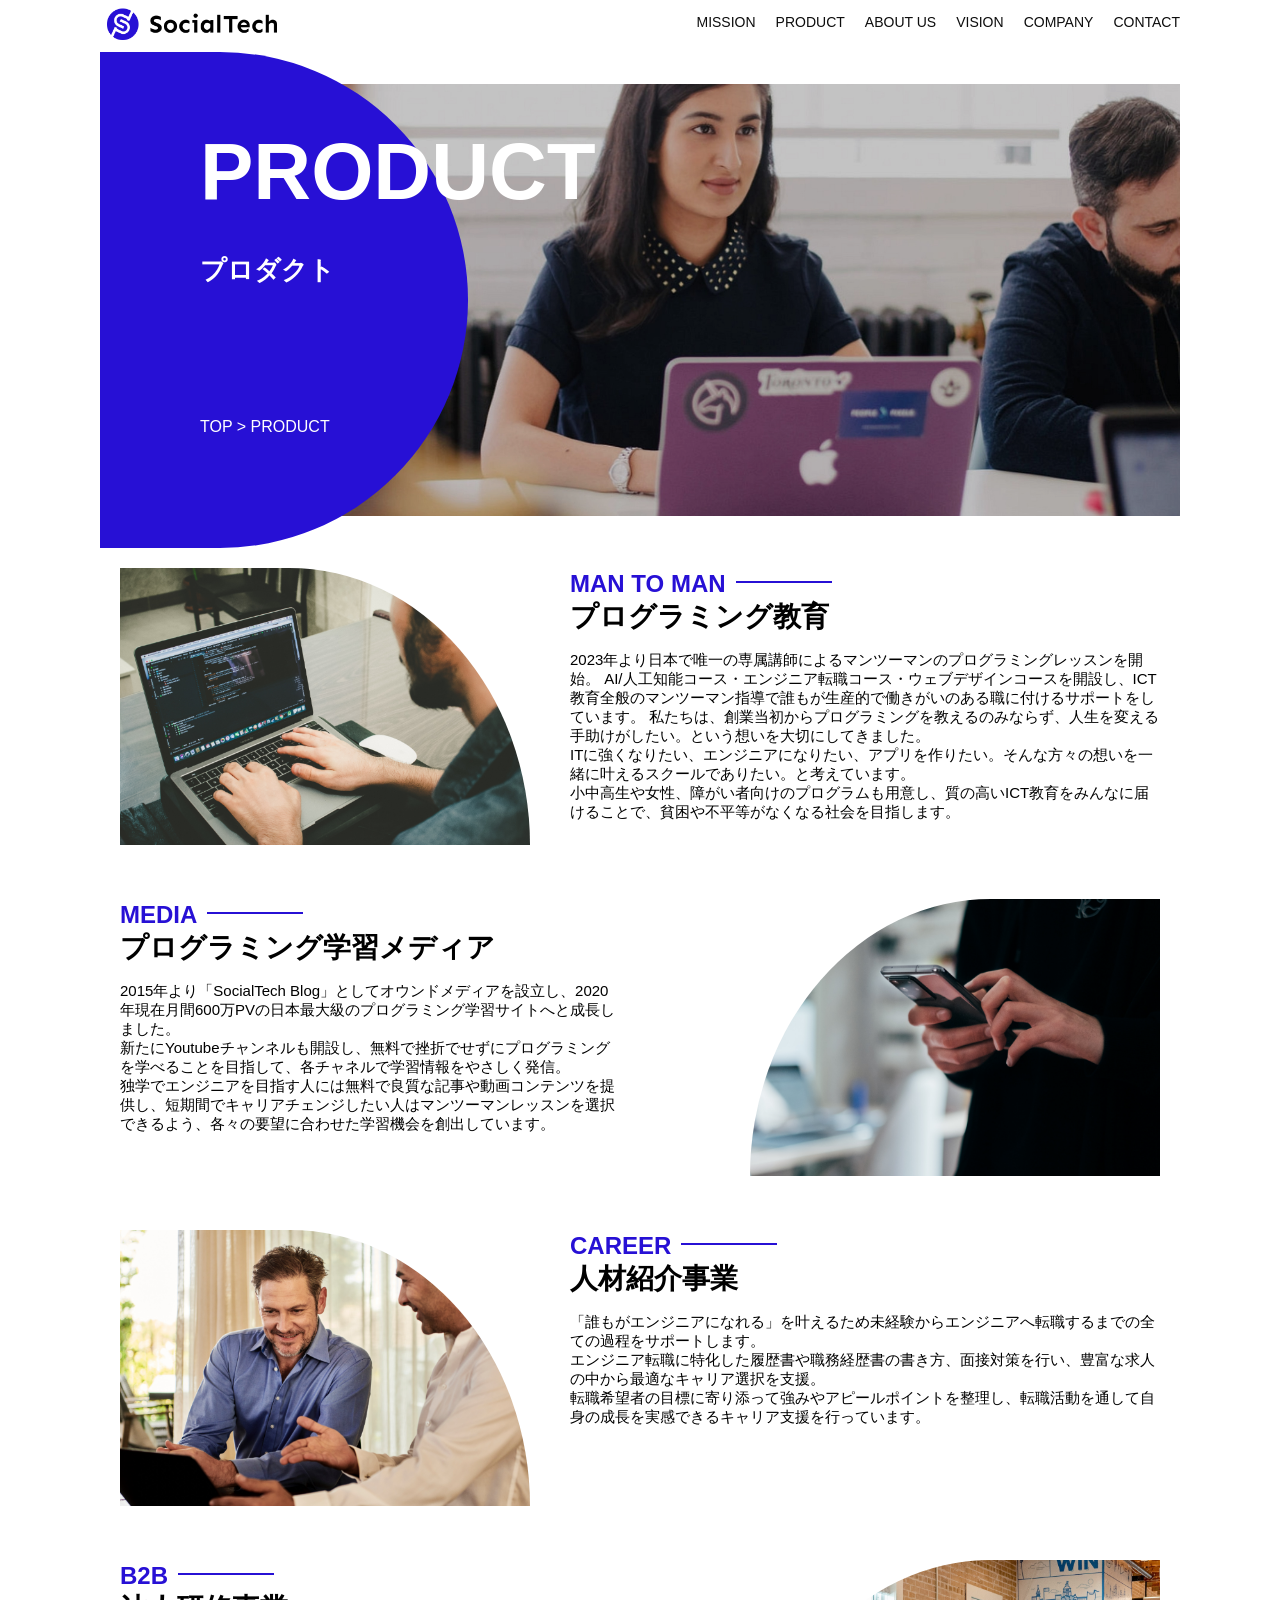
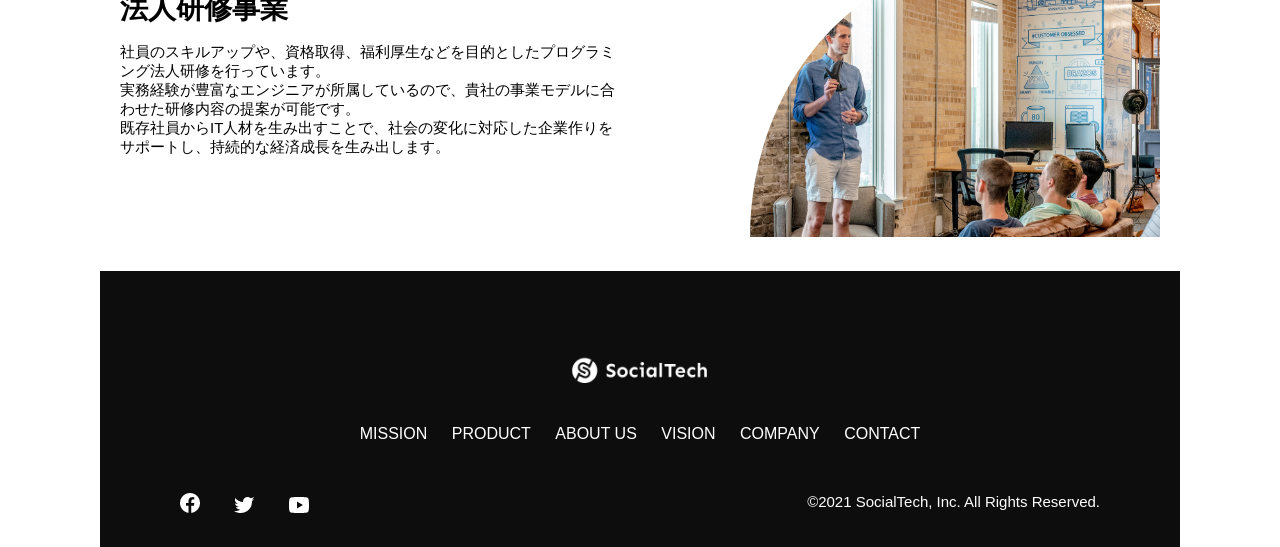
<file: kadai_tutorial_output/product.html>
<!DOCTYPE html>
<html>
  <head>
    <title>SocialTech -PRODUCT プロダクト- </title>
    <meta charset="utf-8">
    <meta name="description" content="SocailTechの4つのプロダクトを紹介します">
    <meta name="viewport" content="width=device-width, initial-scale=1.0">
    <link rel="stylesheet" href="style.css">
  </head>

  <body>
    <!-- ヘッダー -->
    <header>
      <!-- ロゴ -->
      <a href="index.html" id="logo">
        <img src="images/logo.png" alt="トップページに戻る">
      </a>

      <!-- PC用ナビゲーション -->
      <nav id="nav-pc">
        <ul>
          <li><a href="mission.html">MISSION</a></li>
          <li><a href="product.html">PRODUCT</a></li>
          <li><a href="index.html#aboutus">ABOUT US</a></li>
          <li><a href="index.html#vision">VISION</a></li>
          <li><a href="index.html#company">COMPANY</a></li>
          <li><a href="index.html#contact">CONTACT</a></li>
        </ul>
      </nav>

      <!-- スマホ用メニューボタン -->
      <button id="menu-sp" onclick="document.getElementById('nav-sp').style.display = 'block'">
        <img src="images/button-menu.png" alt="ナビゲーションを開く">
      </button>

      <!-- スマホ用ナビゲーション -->
      <div id="nav-sp">
        <button id="close" onclick="document.getElementById('nav-sp').style.display = 'none'">
          <img src="images/button-close.png" alt="ナビゲーションを閉じる">
        </button>

        <nav>
          <ul>
            <li>
              <a id="logo-sp" href="index.html" onclick="document.getElementById('nav-sp').style.display = 'none'"><img src="images/logo-sp.png" alt="トップページに戻る"></a>
            </li>
            <li><a class="menu" href="mission.html" onclick="document.getElementById('nav-sp').style.display = 'none'">MISSION</a></li>
            <li><a class="menu" href="product.html" onclick="document.getElementById('nav-sp').style.display = 'none'">PRODUCT</a></li>
            <li><a class="menu" href="index.html#aboutus" onclick="document.getElementById('nav-sp').style.display = 'none'">ABOUT US</a></li>
            <li><a class="menu" href="index.html#vision" onclick="document.getElementById('nav-sp').style.display = 'none'">VISION</a></li>
            <li><a class="menu" href="index.html#company" onclick="document.getElementById('nav-sp').style.display = 'none'">COMPANY</a></li>
            <li><a class="menu" href="index.html#contact" onclick="document.getElementById('nav-sp').style.display = 'none'">CONTACT</a></li>
          </ul>
        </nav>
        <div id="sns">
          <a href="https://www.facebook.com/sejuku2013">
            <img src="images/button-facebook.png" alt="Facebookのリンク">
          </a>
          <a href="https://twitter.com/samuraijuku">
            <img src="images/button-twitter.png" alt="Twitterのリンク">
          </a>
          <a href="https://www.youtube.com/channel/UCCFOQO5aDK0xXam4cUQXT8g">
            <img src="images/button-youtube.png" alt="YouTubeのリンク">
          </a>
        </div>
      </div>
    </header>

    <main>
      <article>
        <section id="product-main">
          <div class="product-main-inner">
            <div id="product-title">
              <h1>PRODUCT<br><span>プロダクト</span></h1>
              <p>TOP > PRODUCT</p>
            </div>
          </div>
        </section>

        <section class="product-section product-section-left">
          <div class="product-section-img">
            <img src="images/product/product-mantoman.png" alt="PCでコードを書く男性">
          </div>
          <div class="product-read">
            <h2 class="product-h2">MAN TO MAN</h2>
            <h3 class="product-h3">プログラミング教育</h3>
            <p>
              2023年より日本で唯一の専属講師によるマンツーマンのプログラミングレッスンを開始。
              AI/人工知能コース・エンジニア転職コース・ウェブデザインコースを開設し、ICT教育全般のマンツーマン指導で誰もが生産的で働きがいのある職に付けるサポートをしています。
              私たちは、創業当初からプログラミングを教えるのみならず、人生を変える手助けがしたい。という想いを大切にしてきました。<br>
              ITに強くなりたい、エンジニアになりたい、アプリを作りたい。そんな方々の想いを一緒に叶えるスクールでありたい。と考えています。<br>
              小中高生や女性、障がい者向けのプログラムも用意し、質の高いICT教育をみんなに届けることで、貧困や不平等がなくなる社会を目指します。
            </p>
          </div>
        </section>

        <section class="product-section product-section-right">
          <div class="product-read">
            <h2 class="product-h2">MEDIA</h2>
            <h3 class="product-h3">プログラミング学習メディア</h3>
            <p>
              2015年より「SocialTech Blog」としてオウンドメディアを設立し、2020年現在月間600万PVの日本最大級のプログラミング学習サイトへと成長しました。<br>
              新たにYoutubeチャンネルも開設し、無料で挫折でせずにプログラミングを学べることを目指して、各チャネルで学習情報をやさしく発信。<br>
              独学でエンジニアを目指す人には無料で良質な記事や動画コンテンツを提供し、短期間でキャリアチェンジしたい人はマンツーマンレッスンを選択できるよう、各々の要望に合わせた学習機会を創出しています。
            </p>
          </div>
          <div class="product-section-img">
            <img src="images/product/product-media.png" alt="スマートフォンを操作する人">
          </div>
        </section>

        <section class="product-section product-section-left">
          <div class="product-section-img">
            <img src="images/product/product-career.png" alt="笑顔で話し合う2人の男性">
          </div>
          <div class="product-read">
            <h2 class="product-h2">CAREER</h2>
            <h3 class="product-h3">人材紹介事業</h3>
            <p>
              「誰もがエンジニアになれる」を叶えるため未経験からエンジニアへ転職するまでの全ての過程をサポートします。<br>
              エンジニア転職に特化した履歴書や職務経歴書の書き方、面接対策を行い、豊富な求人の中から最適なキャリア選択を支援。<br>
              転職希望者の目標に寄り添って強みやアピールポイントを整理し、転職活動を通して自身の成長を実感できるキャリア支援を行っています。
            </p>
          </div>
        </section>

        <section class="product-section product-section-right">
          <div class="product-read">
            <h2 class="product-h2">B2B</h2>
            <h3 class="product-h3">法人研修事業</h3>
            <p>
              社員のスキルアップや、資格取得、福利厚生などを目的としたプログラミング法人研修を行っています。<br>
              実務経験が豊富なエンジニアが所属しているので、貴社の事業モデルに合わせた研修内容の提案が可能です。<br>
              既存社員からIT人材を生み出すことで、社会の変化に対応した企業作りをサポートし、持続的な経済成長を生み出します。
            </p>
          </div>
          <div class="product-section-img">
            <img src="images/product/product-b2b.png" alt="講演中の男性とそれを聴く人々">
          </div>
        </section>
      </article>
    </main>

    <footer>
      <div id="footer-logo">
        <img src="images/logo-sp.png" alt="SocialTech">
      </div>
      <div id="footer-link">
        <a href="mission.html">MISSION</a>
        <a href="product.html">PRODUCT</a>
        <a href="index.html#aboutus">ABOUT US</a>
        <a href="index.html#vision">VISION</a>
        <a href="index.html#company">COMPANY</a>
        <a href="index.html#contact">CONTACT</a>
      </div>
      <div id="sns-footer">
        <div class="sns-btns">
          <a href="https://www.facebook.com/sejuku2013"><img src="images/button-facebook.png" alt="Facebookのリンク"></a>
          <a href="https://twitter.com/samuraijuku"><img src="images/button-twitter.png" alt="Twitterのリンク"></a>
          <a href="https://www.youtube.com/channel/UCCFOQO5aDK0xXam4cUQXT8g"><img src="images/button-youtube.png" alt="YouTubeのリンク"></a>
        </div>
        <p id="copyright">&copy;2021 SocialTech, Inc. All Rights Reserved.</p>
      </div>
    </footer>
    
  </body>
</html>
</file>
<file: html-css-kadai_013/style.css>
/* PC、スマホ共通スタイル */
body {
  font-family: "Source Sans Pro", "Hiragino Kaku Gothic ProN", Meiryo, Arial,
    sans-serif;
}

p {
  font-size: 15px;
}

#main-visual>img {
  width: 100%;
}

/*================
PC用のスタイル 
=================*/
@media screen and (min-width: 768px) {
  /* 横幅設定 */
  body {
    max-width: 1080px;
    min-width: 960px;
    margin: 0 auto 0 auto;
  }

  /* ヘッダー */
  header {
    display: flex;
    justify-content: space-between;
  }

  /* ナビゲーションのレイアウト */
  #nav-pc {
    text-align: right;
    font-size: 14px;
    padding-top: 15px;
  }

  /* ナビゲーションのリンクの装飾設定 */
  #nav-pc>a {
    text-decoration: none;
    margin-left: 20px;
  }

  #nav-pc>a:link {
    color: #0d0d0d;
  }

  #nav-pc>a:visited {
    color: #0d0d0d;
  }

  #nav-pc>a:hover {
    color: #0d0d0d;
    text-decoration: underline;
  }

  #nav-pc>a:active {
    color: #0d0d0d;
  }

  #menu-sp {
    display: none;
  }

  #nav-sp {
    display: none;
  }
}

/* スマートフォン用のスタイル */
@media screen and (max-width: 767px) {
  body {
    min-width: 375px;
    margin: 0;
  }

  /* PCのナビゲーションを非表示に */
  #nav-pc {
    display: none;
  }

  /* ハンバーガーメニュー */
  #menu-sp {
    float: right;
    padding: 0;
  }

  /* スマホ用ナビゲーション */
  #nav-sp {
    background-color: #ce933e;
    position: absolute;
    left: 0;
    top: 0;
    height: 100%;
    width: 100%;
    display: none;
    z-index: 100;
  }

  #nav-sp ul {
    padding-left: 0;
  }

  #nav-sp li {
    list-style: none;
  }

  /* ×ボタン */
  #close {
    position: absolute;
    top: 20px;
    right: 20px;
  }

  /* ナビゲーションメニュー用ロゴ */
  #logo-sp {
    margin: 80px 0 30px 20px;
  }

  #nav-sp a {
    display: block;
  }

  #nav-sp a:link {
    color: #ffffff;
  }

  #nav-sp a:visited {
    color: #ffffff;
  }

  #nav-sp a:hover {
    color: #ffffff;
    text-decoration: underline;
  }

  #nav-sp a:active {
    color: #ffffff;
  }

  #nav-sp .menu {
    text-decoration: none;
    display: block;
    margin: 0 20px;
    height: 44px;
    font-size: 16px;
    background-image: url(images/arrow.png);
    background-repeat: no-repeat;
    background-position: right top;
  }
}
</file>
<file: kadai_tutorial_output/style.css>
/* PC、スマホ共通スタイル */
* {
  box-sizing: border-box;
}

p {
  font-size: 15px;
}

body {
  font-family: "Source Sans Pro", "Hiragino Kaku Gothic ProN", Meiryo, Arial, sans-serif;
  max-width: 1080px;
  margin: 0 auto 0 auto;
}

/* ヘッダー */
header {
  display: flex;
  justify-content: space-between;
}

/* ナビゲーションのレイアウト */
#nav-pc {
  font-size: 14px;
}

#nav-pc ul {
  display: flex;
  padding-left: 0;
}

#nav-pc li {
  list-style: none;
}

/* ナビゲーションのリンクの装飾設定 */
#nav-pc a {
  text-decoration: none;
  margin-left: 20px;
  color: #0d0d0d;
}

#nav-pc a:hover {
  text-decoration: underline;
}

/* スマホ用ナビを非表示 */
#nav-sp, #menu-sp {
  display: none;
}

#main-visual {
  position: relative;
  height: 400px;
}

#main-message {
  position: absolute;
  top: 0;
  left: 0;
  background-color: #2710d5;
  color: #ffffff;
  border-radius: 0px 0px 476px 0px;
  max-width: 620px;
  width: 100%;
  height: 100%;
  z-index: 11;
}

#main-message > h1 {
  font-size: 60px;
  margin: 100px 0px 0px 50px;
}

#main-message > p {
  font-size: 28px;
  margin: 0 0 0 50px;
}

#main-visual > img {
  max-width: 620px;
  border-radius: 476px 0px 0px 0px;
  position: absolute;
  top: 0;
  right: 0;
  z-index: 10;
}

/* 見出し */
h2 {
  margin: 40px 0 0 0;
}

h2::after {
  content: url(images/line.png);
  margin-left: 10px;
}

h3 {
  font-size: 27px;
}

#mission {
  margin: 80px auto 80px auto;
}

#mission-flex {
  display: flex;
}

#mission-flex > div {
  width: 50%;
  margin: 20px;
}

#mission-photo {
  width: 100%;
}

#s2dgs {
  margin-top: 50px;
  width: 100%;
}

#product {
  background-color: #fafafa;
  margin: 80px 0 80px 0;
  padding: 10px 40px 0 40px;
}

#product .product-flex {
  margin-top: 40px;
  display: flex;
}

#product-left {
  width: 50%;
  margin-right: 20px;
}

#product-right {
  width: 50%;
  margin-left: 20px;
  margin-top: 80px;
}

#product-left > div {
  position: relative;
  height: 480px;
  margin-right: 20px;
}

#product-right > div {
  position: relative;
  height: 480px;
  margin-left: 20px;
}

/* 画僧 */
.product-photo {
  width: 100%;
}

/* 見出し、説明文 */
.product-explain {
  background-color: #ffffff;
  position: absolute;
  left: 0;
  bottom: 50px;
  margin: 0 40px 0 40px;
  padding: 20px;
  box-shadow: 5px 5px 10px rgba(0, 0, 0, 0.5);
}

.product-explain > span {
  color: #2710d5;
  font-weight: bold;
  font-size: 16px;
  margin: 0;
}

.product-explain > h3 {
  margin: 5px 0 5px 0;
}

.product-explain > p {
  font-size: 14px;
  margin: 0;
}

#product-more {
  text-align: center;
}

#product-more a {
  position:relative;
  bottom: -42px;
}

/* ABOUT US */
#aboutus {
  margin: 80px auto;
}

#aboutus > div {
  display: flex;
}

.culture-img {
  width: 50%;
  align-self: flex-start;
}

.culture-img2 {
  margin-top: 50px;
  width: 100%;
}

.culture-table {
  margin-right: 50px;
}

.culture-num {
  font-size: 80px;
  color: #2710d5;
  padding: 0 20px 0 0;
}

.culture-table th {
  text-align: left;
  font-size: 28px;
  font-weight: bold;
}

.culture-en {
  color: #2710d5;
  font-size: 24px;
}

.culture-description {
  margin: 0;
}

#vision {
  margin: 80px auto;
}

#vision > div {
  display: flex;
  justify-content: space-between;
  flex-wrap: wrap;
}

.vision-box {
  width: 300px;
  height: 300px;
  margin-bottom: 30px;
  position: relative;
}

.vision-box > img {
  width: 100%;
  position: relative;
  z-index: 30;
}

.vision-box > div {
  position: absolute;
  top: 0;
  left: 0;
  z-index: 31;
  margin-right: 20px;
}

.vision-box > div > h4 {
  color: #2710d5;
  font-size: 19px;
  margin-top: 80px;
}

.vision-box > div > h4::first-letter {
  font-size: 40px;
}

.vision-box > div > h5 {
  font-size: 20px;
  margin: 0 0 0 0;
}

.vision-box > div > p {
  margin: 10x 0 0 0;
}

#company {
  margin: 80px auto;
}

#company-table {
  width: 100;
}

.tableheader {
  text-align: left;
  padding: 20px;
  border-bottom-color: #2710d5;
  border-bottom-width: 1px;
  border-bottom-style: solid;
  width: 100px;
}

.tableheader-first {
  border-top-color: #2710d5;
  border-top-width: 1px;
  border-top-style: solid;
}

.cell {
  padding: 30px;
  border-bottom-color: #ececec;
  border-bottom-width: 1px;
  border-bottom-style: solid;
}

.cell-first {
  border-top-color: #ececec;
  border-top-width: 1px;
  border-top-style: solid;
}

#company > iframe {
  width: 100%;
  height: 368px;
  margin-top: 40px;
}

#contact {
  margin: 80px auto;
}

#contact > form >div {
  display: flex;
  flex-direction: row;
  flex-wrap: wrap;
  padding-bottom: 30px;
}

.contact-heading {
  width: 240px;
  align-self: center;
}

.contact-label {
  font-weight: bold;
}

.contact-span {
  color: #ce2222;
  margin-left: 20px;
  font-weight: bold;
}

.contact-textbox {
  border-top: 0px;
  border-left: 0px;
  border-right: 0px;
  border-bottom: 1px;
  border-bottom-color: #707070;
  border-style: solid;
  background-color: #fafafa;
  width: 400px;
  height: 56px;
}

.contact-textarea {
  border-top: 0px;
  border-left: 0px;
  border-right: 0px;
  border-bottom: 1px;
  border-bottom-color: #707070;
  border-style: solid;
  background-color: #fafafa;
  width: 400px;
  height: 200px;
}

#contact dt {
  font-weight: bold;
}

#contact dd {
  margin: 0 0 16px 0;
}

#contact dd p {
  margin: 0;
}

#contact dd ul {
  padding-left: 0;
}

#contact dd li {
  margin-bottom: 0;
  list-style: none;
}

footer {
  background-color: #0d0d0d;
  text-align: center;
  padding: 80px 80px 30px 80px;
}

#footer-logo {
  margin-bottom: 30px;
}

#footer-link {
  margin-bottom: 50px;
}

#footer-link > a {
  text-decoration: none;
  margin: 10px;
  color: #ffffff;
}

#footer-link > a:hover {
  text-decoration: underline;
}

#sns-footer {
  display: flex;
  justify-content: space-between;
}

#sns-footer a {
  margin-right: 30px;
}

#copyright {
  color: #ffffff;
  margin: 0;
}

.mission-main-inner {
  background-image: url("images/mission/mission-main.png");
  background-repeat: no-repeat;
  background-position: center;
}

#mission-title {
  background-color: #2710d5;
  width: 368px;
  color: #ffffff;
  height: 496px;
  border-radius: 0 248px 248px 0;
  position: relative;
}

#mission-title h1 {
  position: absolute;
  top: 0;
  left: 100px;
  font-size: 80px;
  line-height: 1;
}

#mission-title h1 span {
  font-size: 26px;
}

#mission-title > p {
  position: absolute;
  top: 350px;
  left: 100px;
  font-size: 16px;
}

#mission-s2dgs {
  padding: 20px;
}

.mission-h2 {
  color: #2710d5;
  font-size: 40px;
}

.mission-h2::after {
  content: none;
}

#mission-five-goals {
  padding: 20px;
  display: flex;
}

#mission-five-goals .five-goals-image {
  width: 30%;
  padding: 20px;
}

#mission-five-goals .five-goals-image img {
  width: 100%;
}

#mission-five-goals .five-goals-read {
  width: 70%;
  padding: 20px;
}

#mission-five-goals .five-goals-read > div {
  margin-bottom: 40px;
}

.fivegoals-image-right {
  float: right;
  margin: 20px;
}

.fivegoals-image-left {
  float: left;
  margin: 20px;
}

.fivegoals-number {
  color: #2710d5;
  font-size: 48px; 
  font-weight: bold;
  margin: 0;
}

.fivegoals-h3 {
  font-size: 28px;
  margin: 0;
}

.fivegoals-p {
  margin: 0;
}

.product-main-inner {
  background-image: url(images/product/product-main.png);
  background-repeat: no-repeat;
  background-position-y: center;
}

#product-title {
  background-color: #2710d5;
  width: 368px;
  color: #ffffff;
  height: 496px;
  border-radius: 0 248px 248px 0;
  position: relative;
}

#product-title h1 {
  position: absolute;
  top: 0;
  left: 100px;
  font-size: 80px;
  line-height: 1;
}

#product-title h1 span {
  font-size: 26px;
}

#product-title > p {
  position: absolute;
  top: 350px;
  left: 100px;
  font-size: 16px;
}

.product-section {
  display: flex;
  padding: 20px 20px 0;
}

.product-section .product-section-img {
  width: 450px;
}

.product-section-left .product-section-img img {
  width: 100%;
  padding: 0 40px 30px 0;
  border-radius: 0 432px 0 0;
}

.product-section-left .product-read {
  width: 50%;
  flex-grow: 1;
}

.product-section-left .product-read p {
  margin-bottom: 0;
}

.product-section-right {
  justify-content: space-between;
}

.product-section-right .product-section-img img {
  width: 100%;
  padding: 0 0 30px 40px;
  border-radius: 432px 0 0 0;
}

.product-section-right .product-read {
  width: 500px;
}

.product-h2 {
  color: #2710d5;
  font-size: 24px;
  margin: 0;
}

.product-h3 {
  font-size: 28px;
  margin: 0;
}

/* 画面幅が767px以下のとき */
@media screen and (max-width: 767px) {
  /* スマートフォン用のスタイルを指定する */
  /* PC用ナビゲーション非表示 */
  #nav-pc {
    display: none;
  }

  #menu-sp {
    display: block;
    background-color: transparent;
    float: right;
    padding: 0;
    border: none;
  }

  #nav-sp {
    background-color: #2710d5;
    position: fixed;
    left: 0;
    top: 0;
    width: 100%;
    height: 100%;
    display: none;
    z-index: 100;
  }

  #close {
    position: absolute;
    top: 20px;
    right: 20px;
    background-color: transparent;
    border: none;
  }

  #nav-sp nav ul {
    padding-left: 0;
  }

  #nav-sp nav li {
    list-style: none;
  }

  #logo-sp {
    margin: 80px 0 30px 20px;
  }

  #nav-sp nav a {
    display: block;
    color: #ffffff;
  }

  #nav-sp nav a:hover {
    text-decoration: underline;
  }

  #nav-sp .menu {
    text-decoration: none;
    margin: 0 20px;
    height: 44px;
    font-size: 16px;
    background-image: url("images/arrow.png");
    background-repeat: no-repeat;
    background-position: right top;
  }

  #sns {
    position: absolute;
    bottom: 20px;
    left: 20px;
  }

  #sns > a {
    margin-right: 30px;
  }

  /* メインビジュアル */
  #main-visual {
    position: relative;
    height: 470px;
  }

  #main-visual > div {
    text-align: center;
    height: 280px;
  }

  #main-visual h1 {
    font-size: 28px;
    margin: 90px 0 0 0;
  }

  #main-visual > div > p {
    margin: 0;
    font-size: 15px;
  }

  #main-visual > img {
    width: 100%;
    border-radius: 476px 0 0 0;
    top: auto;
    bottom: 0;
  }

  /* ミッション */
  h2 {
    margin: 15px 0;
  }
  
  h3 {
    font-size: 24px;
    margin: 10px 0 0 0;
  }

  #mission {
    margin: 20px 0;
    padding: 0 20px; 
  }

  #mission-flex {
    flex-direction: column;
  }

  #mission-flex > div {
    width: 100%;
    margin: 0;
  }

  /* プロダクト */
  #product {
    margin: 0;
    padding: 10px 20px 0 20px;
  }

  #product .product-flex {
    flex-direction: column;
    margin-top: 0;
  }

  #product-left, #product-right {
    width: 100%;
    margin: 0;
  }

  #product-left > div, #product-right > div {
    height: auto;
    margin: 0;
  }

  .product-explain {
    position: relative;
    margin: 0;
  }

  .product-explain > h3 {
    margin: 10px 0;
    font-size: 24px;
  }

  #product-more {
    text-align: left;
  }

  /* ABOUT US */
  #aboutus {
    margin: 80px 20px;
  }

  #aboutus > div {
    flex-direction: column;
  }

  .culture-table th {
    font-size: 16px;
  }

  .culture-table {
    margin-right: 0;
    padding-right: 20px;
    order: 2;
  }

  .culture-img {
    width: 100%;
    order: 1;
  }

  .culture-img2 {
    margin-top: 0;
  }

  .culture-num {
    padding: 0;
  }

  .culture-description {
    margin: 0;
  }

  /* 7つの行動指針 */
  #vision {
    margin: 80px 20px;
  }

  .vision-box > img {
    position: absolute;
    top: 0;
    left: 0;
  }

  .vision-box > div > h4 {
    margin: 60px 0 0 0;
  }

  /* COMPANY */
  #company {
    margin: 0 20px;
  }

  #company > h3 {
    margin-bottom: 20px;
  }

  .tableheader {
    width: 50px;
  }

  .cell {
    padding: 20px;
  }

  #company > iframe {
    height: 240px;
  }

  /* CONTACT */
  #contact {
    margin: 80px 20px;
  }

  #contact > h3 {
    margin-bottom: 20px;
  }

  #contact > form > div {
    flex-direction: column;
    margin-bottom: 20px;
  }

  .contact-heading {
    align-self: auto;
    margin-bottom: 20px;
  }

  .contact-textbox {
    min-width: 300px;
    width: 100%;
  }

  .contact-textarea {
    height: 150px;
    width: 100%;
  }

  .radiobutton {
    margin-bottom: 20px;
  }

  /* フッター */
  footer {
    padding: 30px 20px 50px 20px;
    text-align: left;
  }

  #footer-link > a {
    margin: 0 20px 30px 0;
    display: block;
    background-image: url(images/arrow.png);
    background-repeat: no-repeat;
    background-position: right top;
  }

  #footer-link > a:hover {
    text-decoration: underline;
  }

  #sns-footer {
    flex-direction: column;
    justify-content: flex-start;
  }

  #copyright {
    font-size: 12px;
    margin-top: 30px;
  }

  #mission-main {
    height: 256px;
    margin-top: 4%;
    position: relative;
  }

  .mission-main-inner {
    height: 80%;
    background-size: cover;
  }

  #mission-title {
    width: 136px;
    height: 256px;
    position: absolute;
    top: -10%;
  }

  #mission-title h1 {
    left: 20px;
    font-size: 40px;
  }

  #mission-title h1 span {
    font-size: 18px;
  }

  #mission-title > p {
    top: 180px;
    left: 20px;
    font-size: 13px;
  }

  .mission-h2 {
    font-size: 38px; 
    margin: 0;
  }

  .mission-h2::after {
    content: none;
  }

  #mission-s2dgs > img {
    width: 100%;
  }

  #mission-five-goals {
    flex-direction: column;
  }

  #mission-five-goals > div {
    padding: 0;
  }

  #mission-five-goals .five-goals-image, #mission-five-goals .five-goals-read {
    width: 100%;
    padding: 0;
  }

  #mission-five-goals .five-goals-read > div {
    display: flex;
    flex-direction: column;
  }

  .fivegoals-image-right, .fivegoals-image-left {
    align-self: center;
  }

  #product-main {
    height: 256px;
    margin-top: 4%;
    position: relative;
  }

  .product-main-inner {
    height: 80%;
    background-size: cover;
  }

  #product-title {
    width: 136px;
    height: 256px;
    position: absolute;
    top: -10%;
  }

  #product-title h1 {
    left: 20px;
    font-size: 40px;
  }

  #product-title h1 span {
    font-size: 18px;
  }

  #product-title > p {
    top: 180px;
    left: 20px;
    font-size: 13px;
  }

  .product-section {
    flex-direction: column;
  }

  .product-section .product-section-img {
    width: 100%;
  }

  .product-section .product-section-img img {
    width: 100%;
    padding: 0;
  }

  .product-section-left .product-section-img img {
    border-radius: 0 300px 0 0;
  }

  .product-section-left .product-read {
    width: 100%;
    flex-grow: 1;
  }

  .product-section-right .product-section-img img {
    order: 1;
    border-radius: 300px 0 0 0;
  }

  .product-section-right .product-read {
    order: 2;
    width: 100%;
  }
}
</file>
